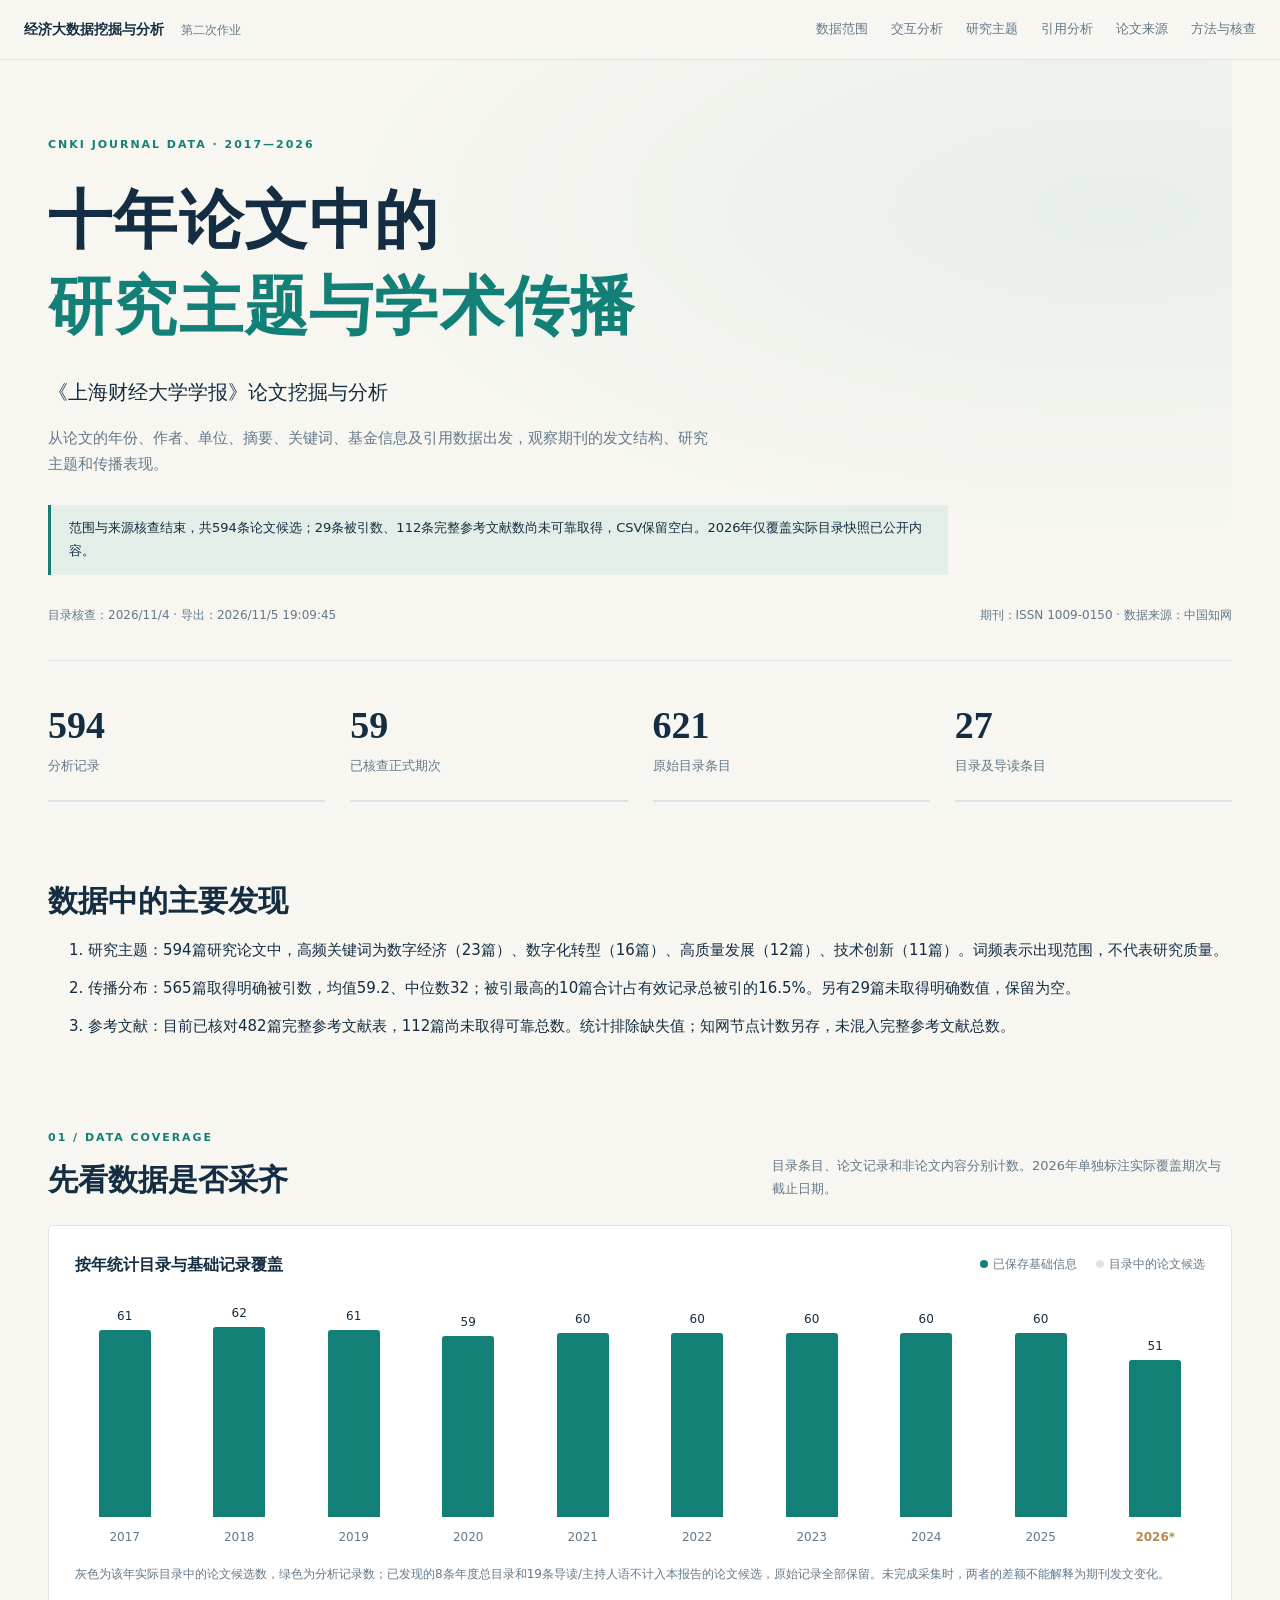
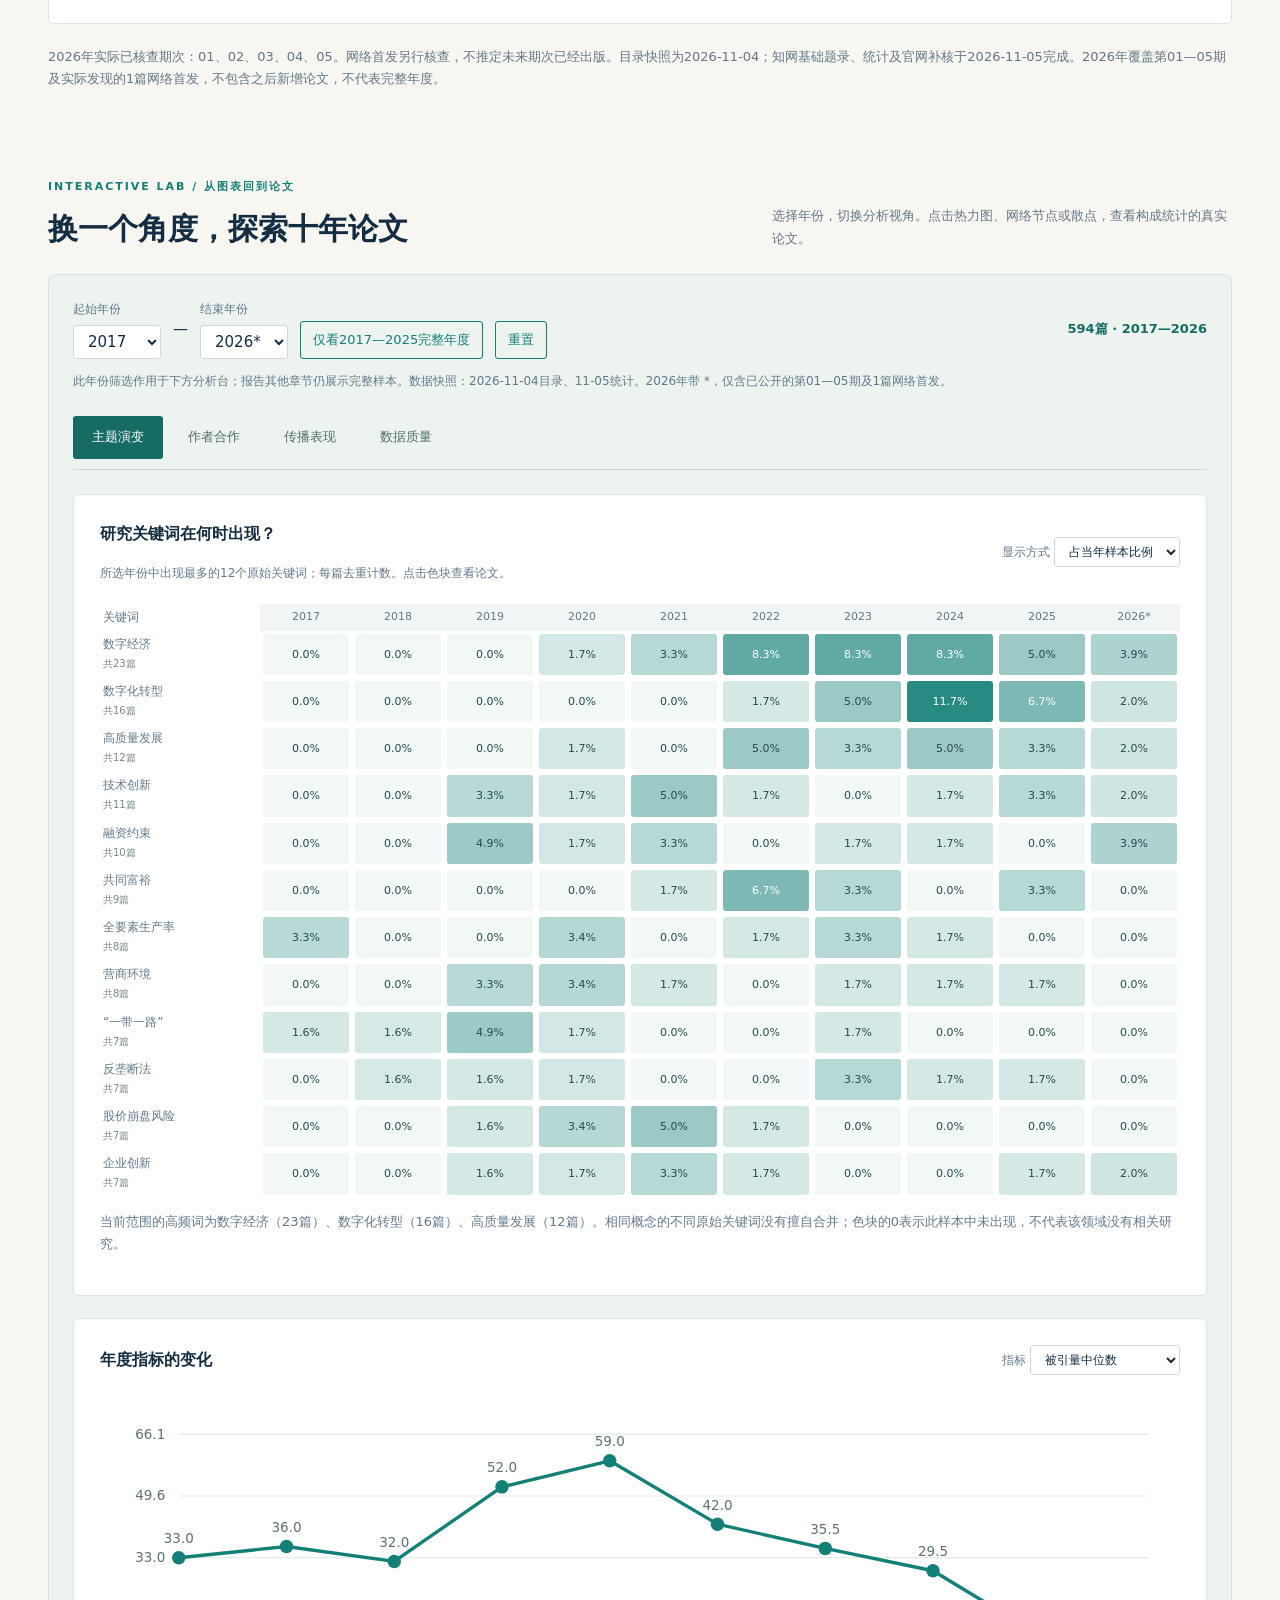
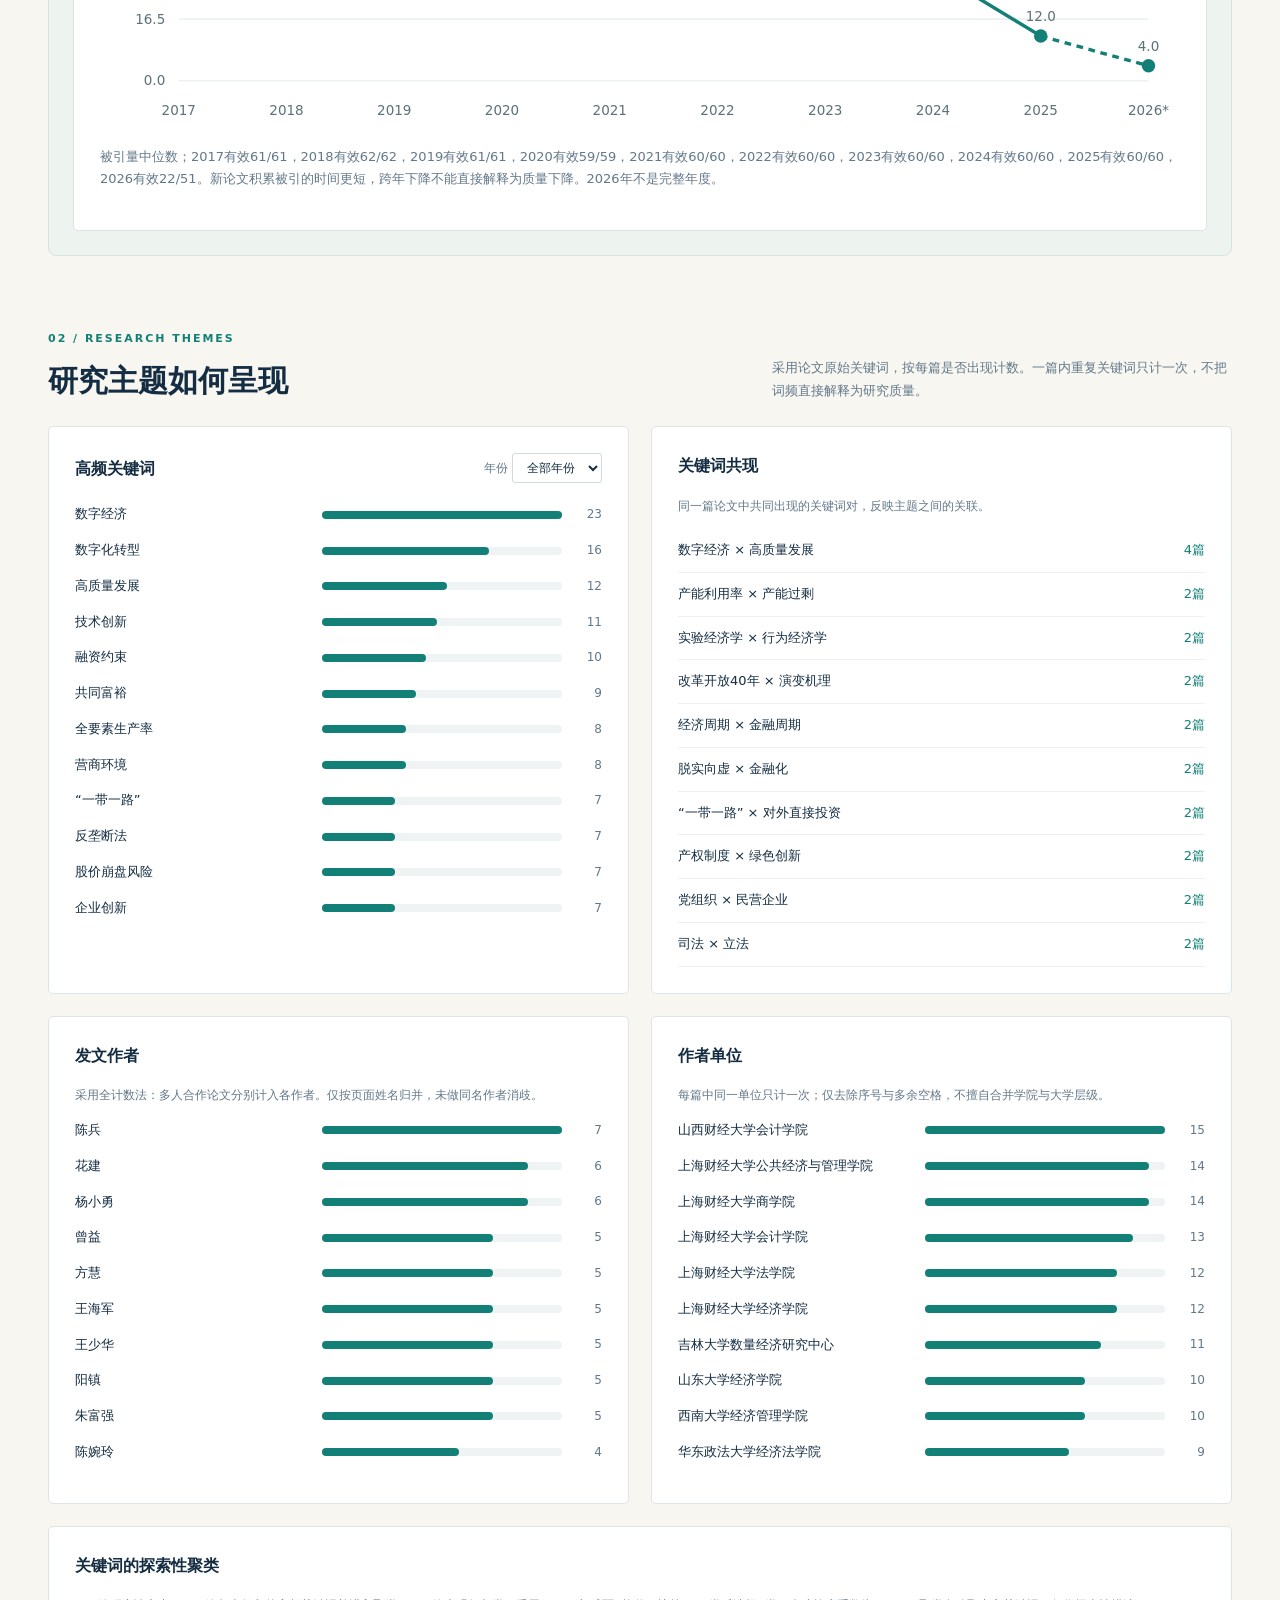
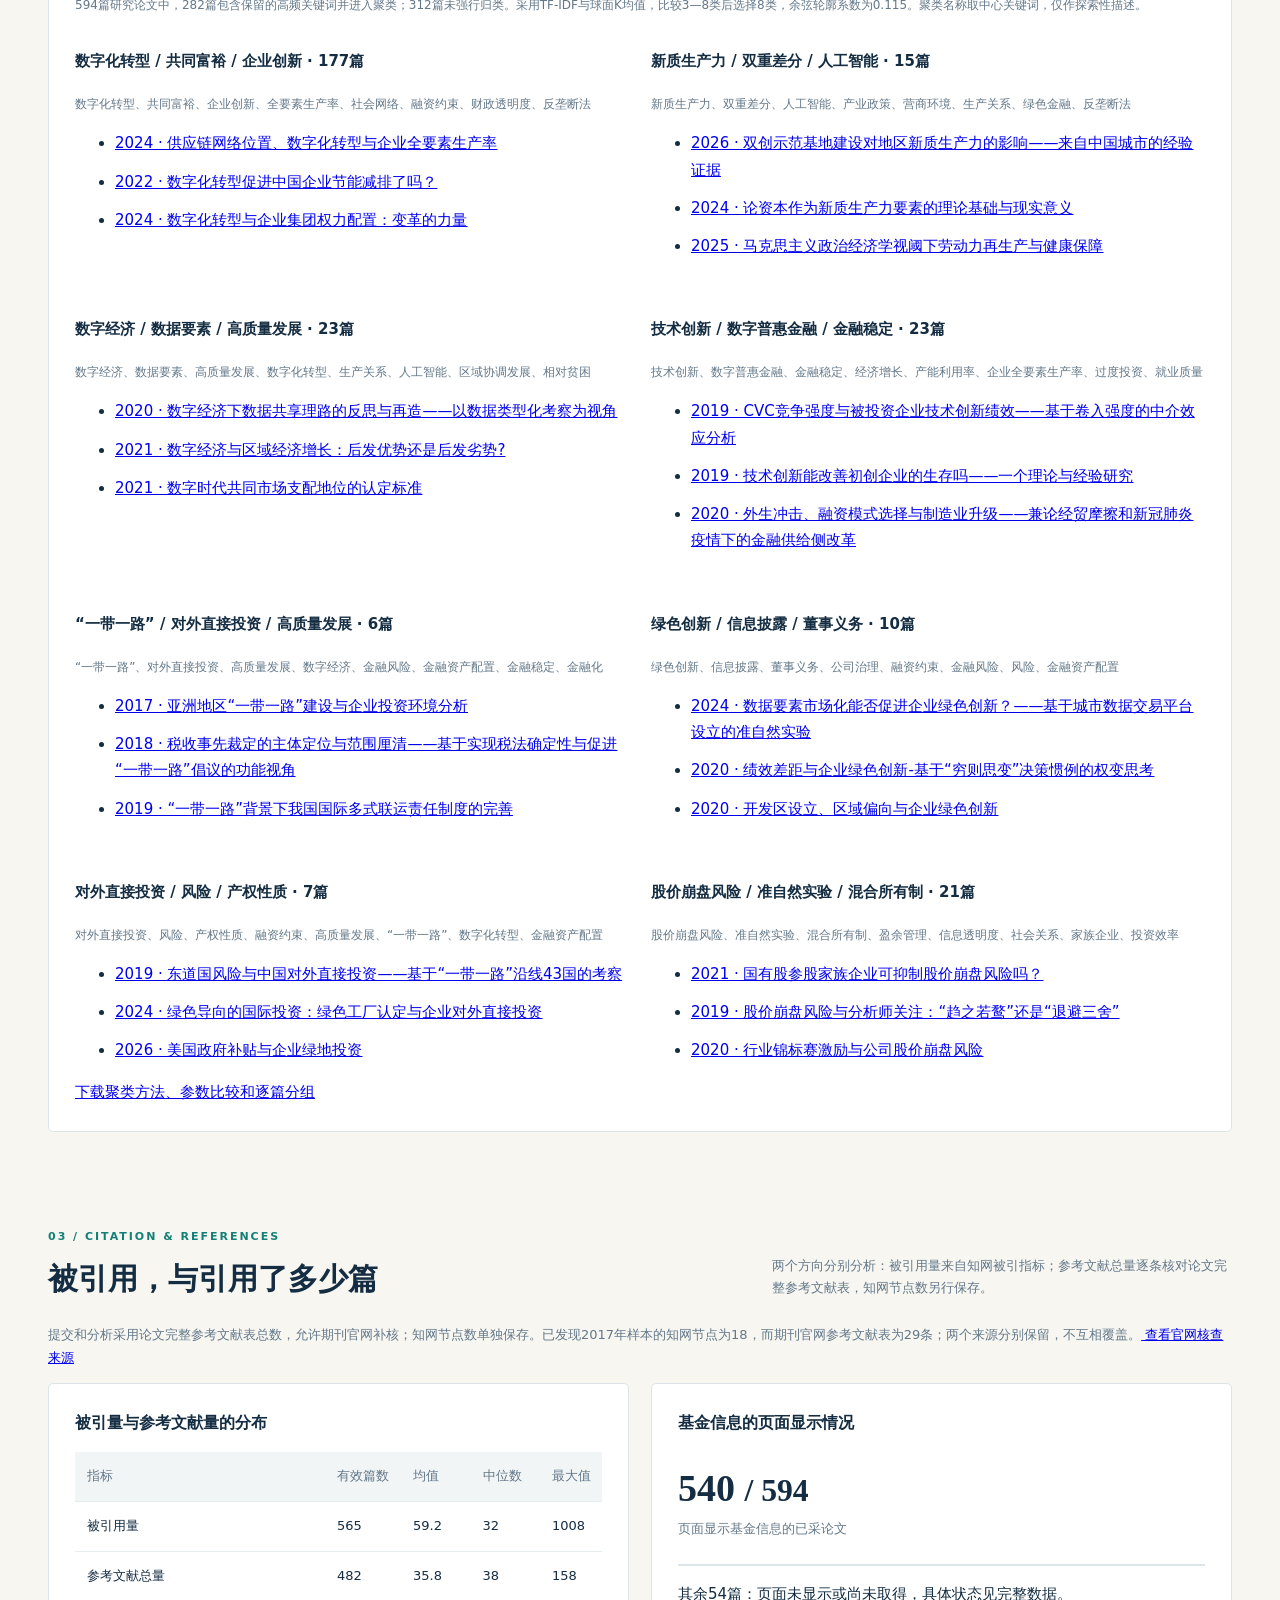
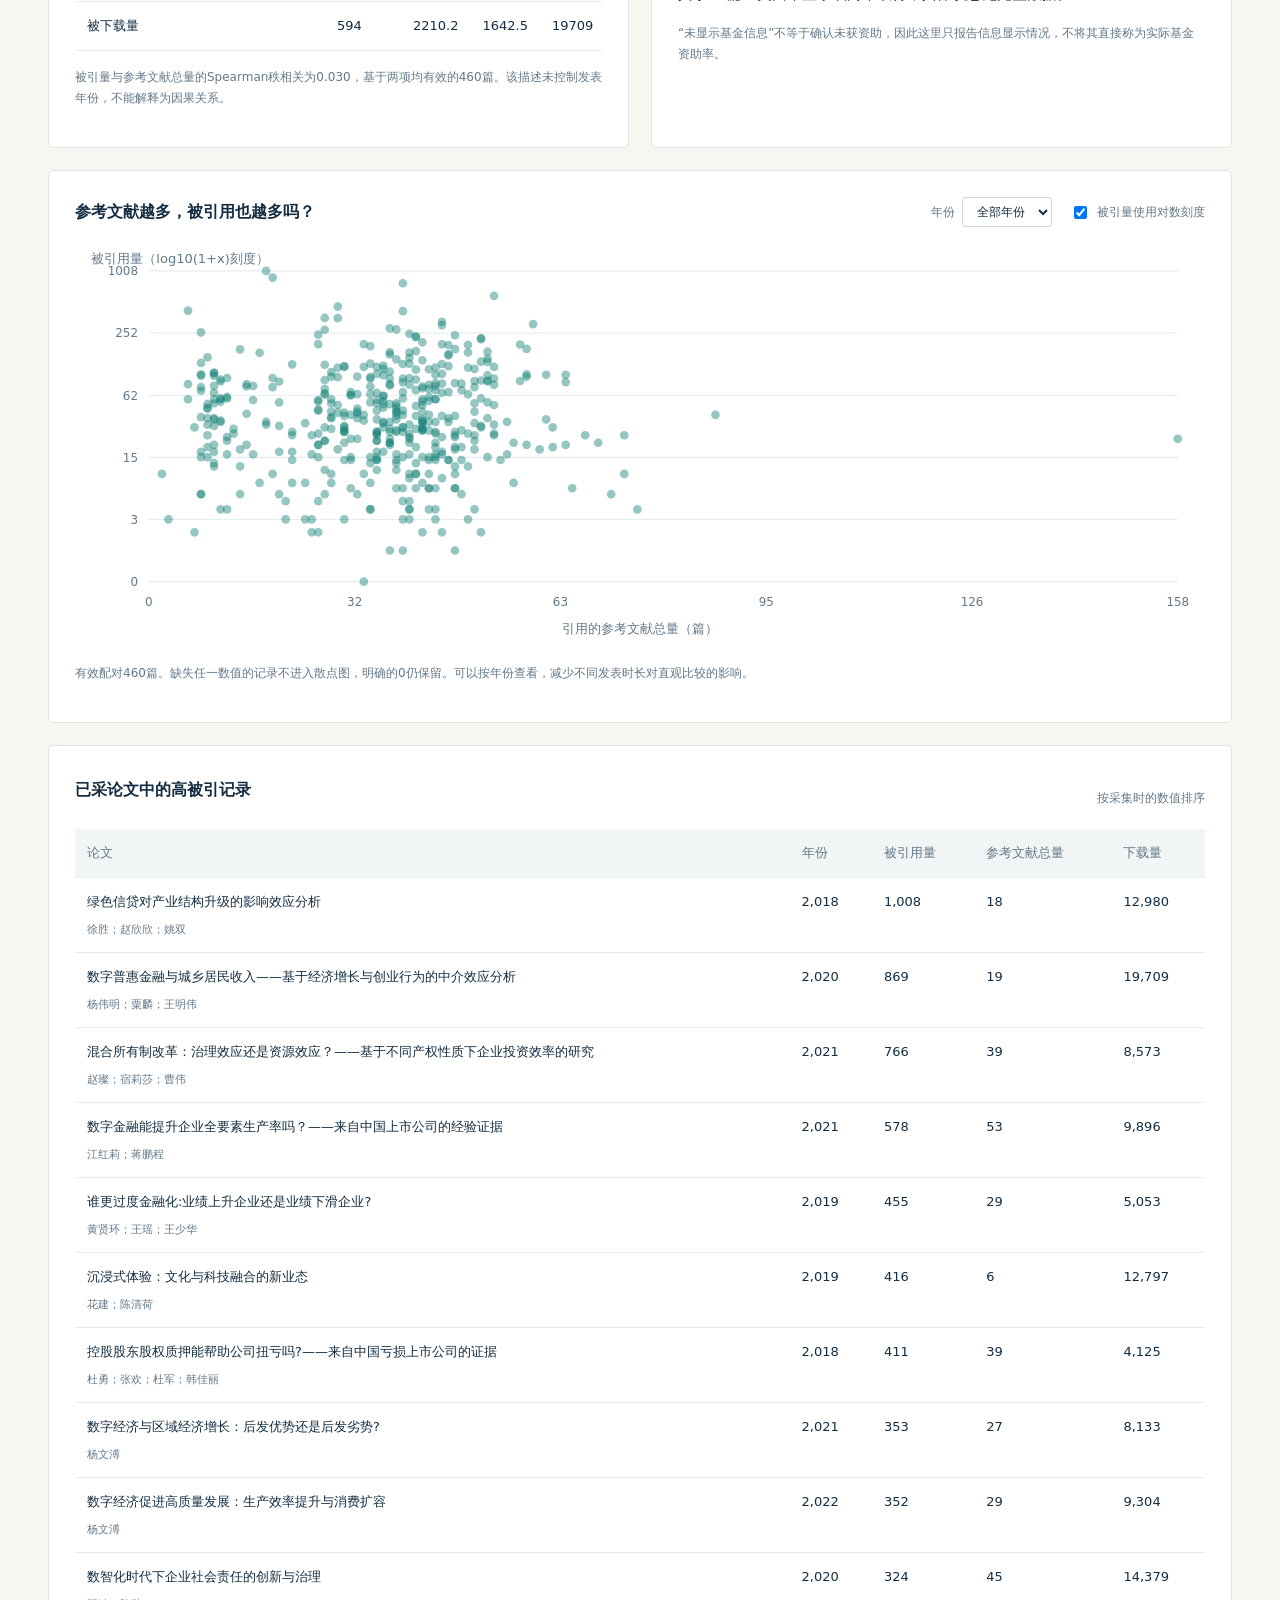
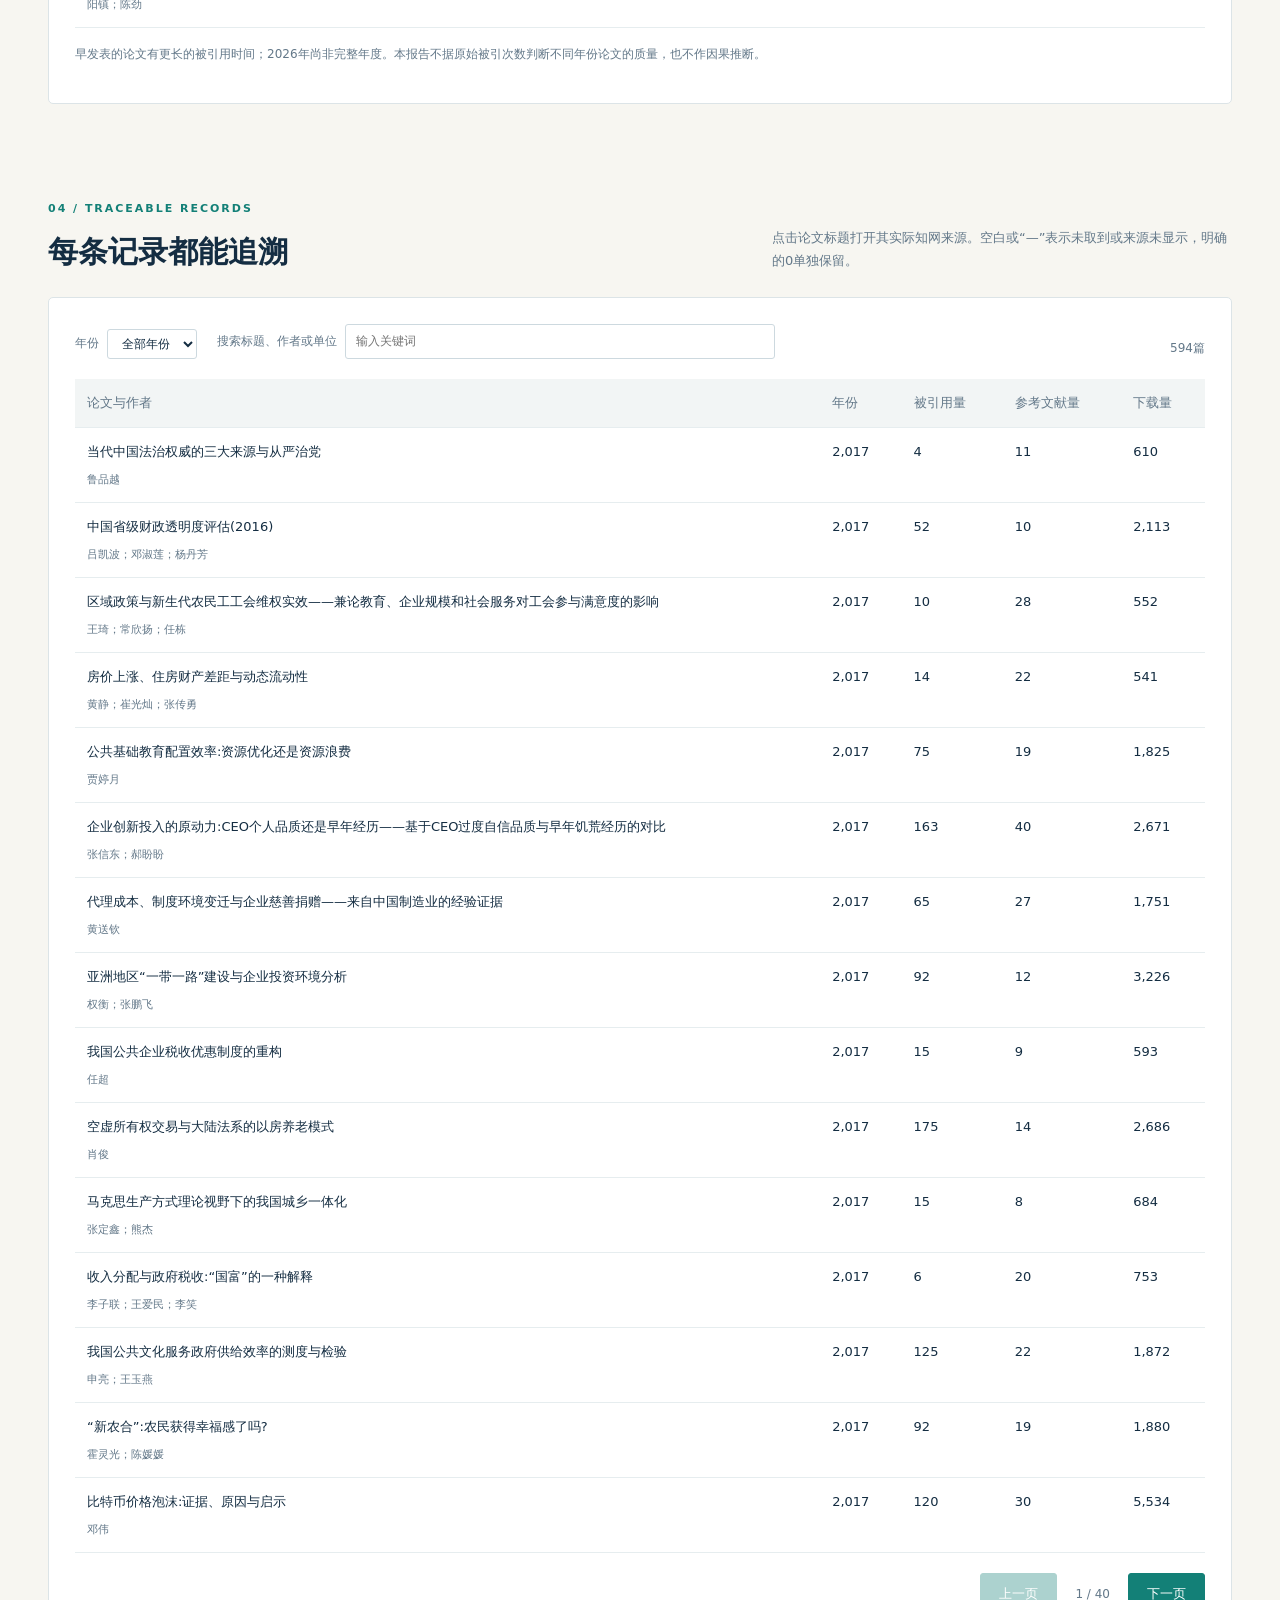
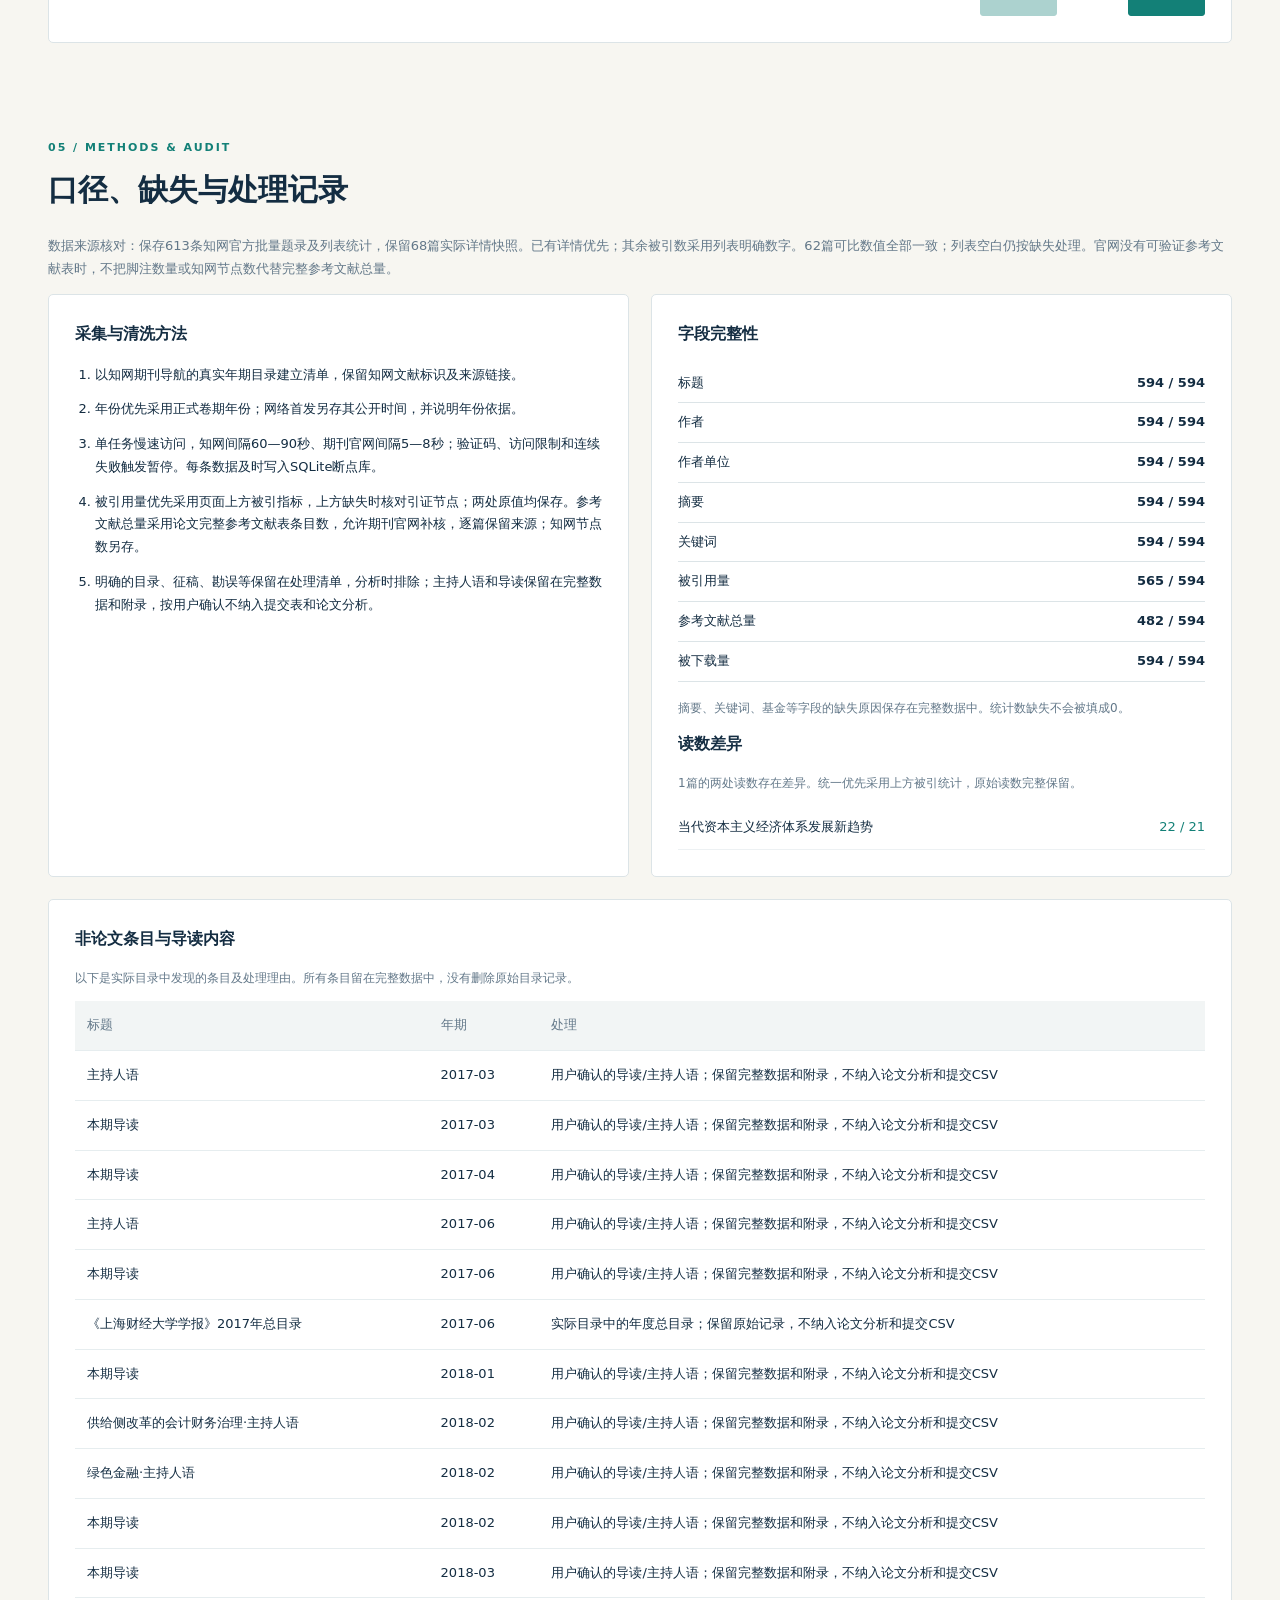
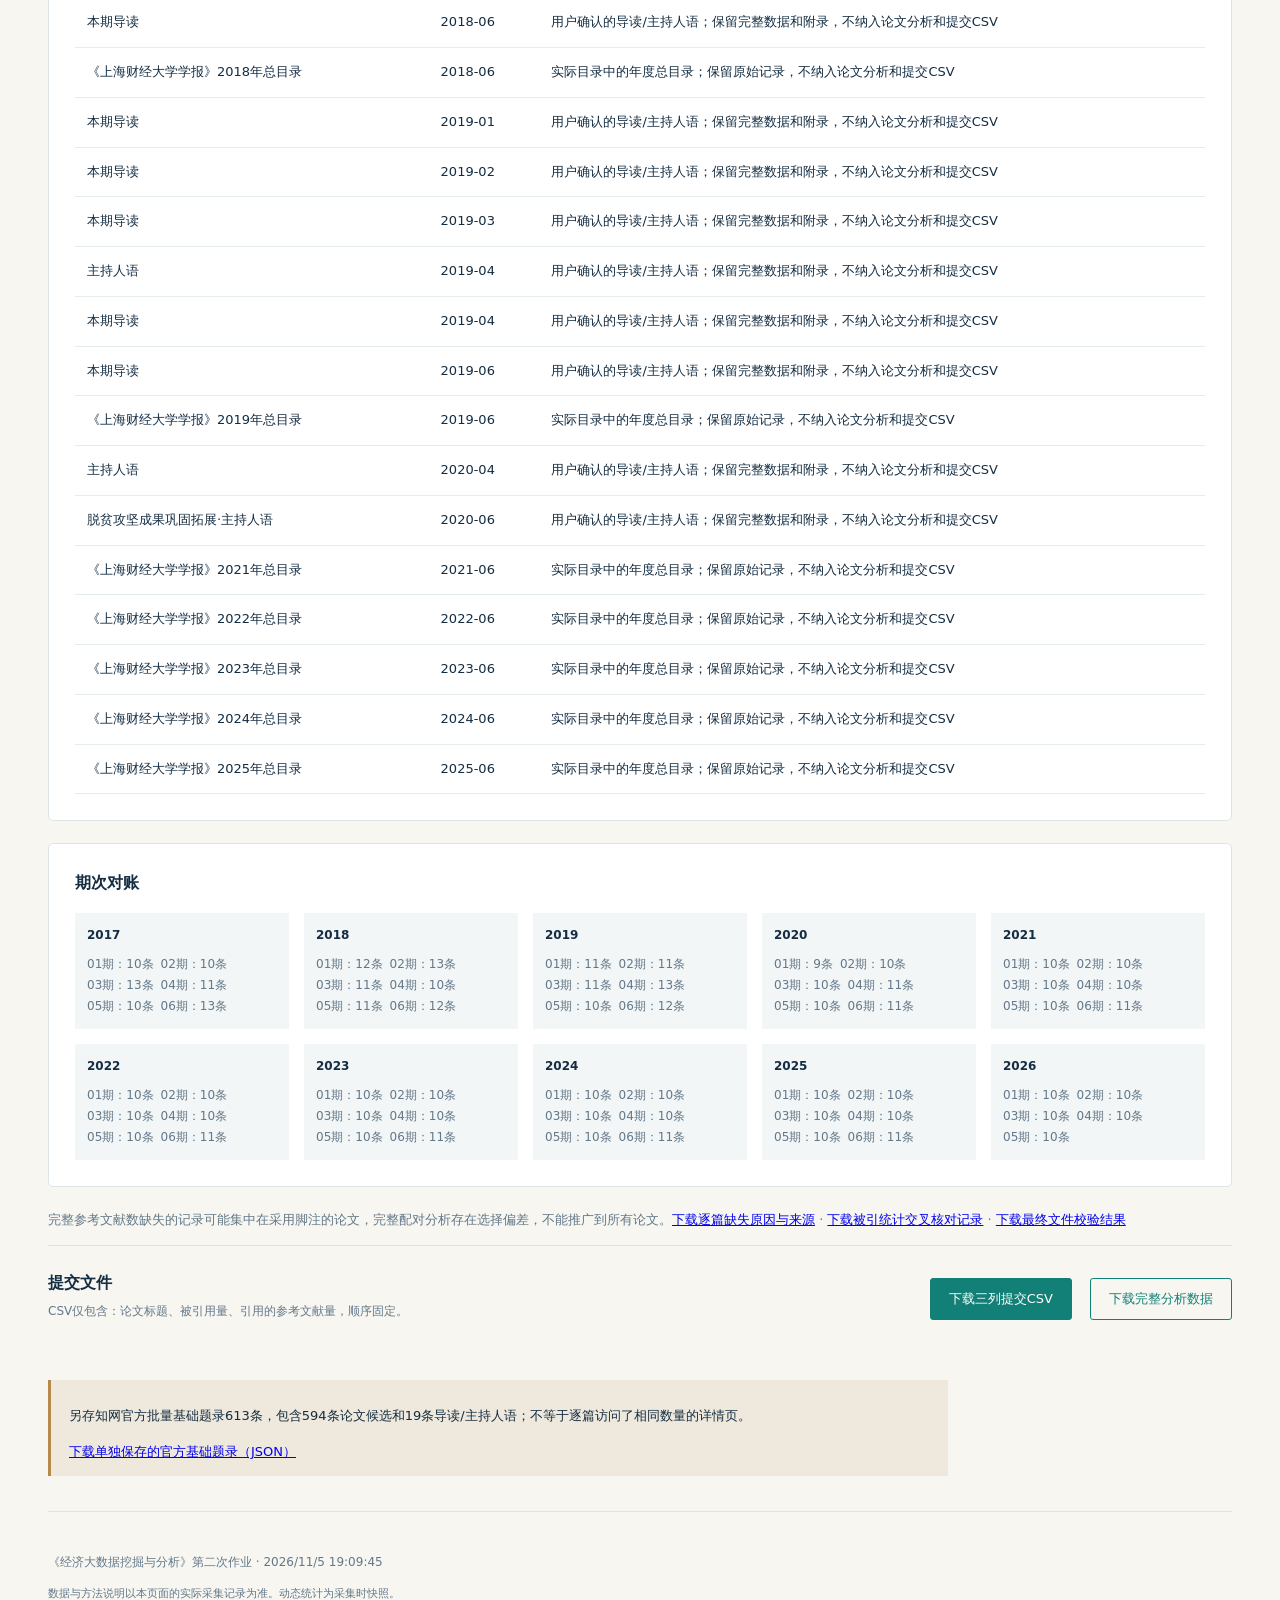
<file: index.html>
<!doctype html><html lang="zh-CN"><head><meta charset="utf-8"><meta name="viewport" content="width=device-width,initial-scale=1"><title>上海财经大学学报论文挖掘与分析 · 2017—2026</title><meta name="description" content="经济大数据挖掘与分析课程作业：知网期刊论文的采集、完整性核查与描述性分析。"><link rel="stylesheet" href="style.css"><link rel="stylesheet" href="explorer.css"></head><body>
<header class="top"><a href="#intro" class="brand">经济大数据挖掘与分析 <span>第二次作业</span></a><nav><a href="#coverage">数据范围</a><a href="#explorer">交互分析</a><a href="#themes">研究主题</a><a href="#impact">引用分析</a><a href="#sources">论文来源</a><a href="#method">方法与核查</a></nav></header>
<main><section id="intro" class="hero"><div class="eyebrow">CNKI JOURNAL DATA · 2017—2026</div><h1>十年论文中的<br><em>研究主题与学术传播</em></h1><p class="subtitle">《上海财经大学学报》论文挖掘与分析</p><p class="lede">从论文的年份、作者、单位、摘要、关键词、基金信息及引用数据出发，观察期刊的发文结构、研究主题和传播表现。</p><div id="run-status" class="notice" role="status">正在读取实际采集结果…</div><div class="hero-bottom"><span id="capture-date"></span><span>期刊：ISSN 1009-0150 · 数据来源：中国知网</span></div></section>
<section class="metrics" id="metrics" aria-label="数据概况"></section>
<section id="coverage"><div class="section-top"><div><span class="eyebrow">01 / DATA COVERAGE</span><h2>先看数据是否采齐</h2></div><p>目录条目、论文记录和非论文内容分别计数。2026年单独标注实际覆盖期次与截止日期。</p></div><div class="panel"><div class="panel-title"><h3>按年统计目录与基础记录覆盖</h3><span class="legend"><i class="dot teal"></i>已保存基础信息 <i class="dot pale"></i>目录中的论文候选</span></div><div id="annual-chart" class="annual" aria-label="年度覆盖柱状图"></div><p class="caption">灰色为该年实际目录中的论文候选数，绿色为分析记录数；已发现的8条年度总目录和19条导读/主持人语不计入本报告的论文候选，原始记录全部保留。未完成采集时，两者的差额不能解释为期刊发文变化。</p></div><p id="coverage-note" class="body-note"></p></section>
<section id="themes"><div class="section-top"><div><span class="eyebrow">02 / RESEARCH THEMES</span><h2>研究主题如何呈现</h2></div><p>采用论文原始关键词，按每篇是否出现计数。一篇内重复关键词只计一次，不把词频直接解释为研究质量。</p></div><div class="two"><div class="panel"><div class="panel-title"><h3>高频关键词</h3><label>年份 <select id="theme-year" aria-label="关键词年份"></select></label></div><div id="keyword-chart" class="bars"></div></div><div class="panel"><h3>关键词共现</h3><p class="caption">同一篇论文中共同出现的关键词对，反映主题之间的关联。</p><div id="cooccur"></div></div></div><div class="two"><div class="panel"><h3>发文作者</h3><p class="caption">采用全计数法：多人合作论文分别计入各作者。仅按页面姓名归并，未做同名作者消歧。</p><div id="author-chart" class="bars"></div></div><div class="panel"><h3>作者单位</h3><p class="caption">每篇中同一单位只计一次；仅去除序号与多余空格，不擅自合并学院与大学层级。</p><div id="institution-chart" class="bars"></div></div></div></section>
<section id="impact"><div class="section-top"><div><span class="eyebrow">03 / CITATION & REFERENCES</span><h2>被引用，与引用了多少篇</h2></div><p>两个方向分别分析：被引用量来自知网被引指标；参考文献总量逐条核对论文完整参考文献表，知网节点数另行保存。</p></div><div class="two"><div class="panel"><h3>被引量与参考文献量的分布</h3><div id="distribution"></div><p id="correlation" class="caption"></p></div><div class="panel"><h3>基金信息的页面显示情况</h3><div id="fund-summary"></div><p class="caption">“未显示基金信息”不等于确认未获资助，因此这里只报告信息显示情况，不将其直接称为实际基金资助率。</p></div></div><div class="panel"><div class="panel-title"><h3>参考文献越多，被引用也越多吗？</h3><div class="scatter-controls"><label>年份 <select id="scatter-year" aria-label="散点图年份"></select></label><label><input type="checkbox" id="log-scale" checked> 被引量使用对数刻度</label></div></div><div id="scatter" role="img" aria-label="参考文献总量与被引量散点图"></div><p id="scatter-note" class="caption"></p></div><div class="panel"><div class="panel-title"><h3>已采论文中的高被引记录</h3><span class="caption">按采集时的数值排序</span></div><div class="table-scroll"><table><thead><tr><th>论文</th><th>年份</th><th>被引用量</th><th>参考文献总量</th><th>下载量</th></tr></thead><tbody id="top-cited"></tbody></table></div><p class="caption">早发表的论文有更长的被引用时间；2026年尚非完整年度。本报告不据原始被引次数判断不同年份论文的质量，也不作因果推断。</p></div></section>
<section id="sources"><div class="section-top"><div><span class="eyebrow">04 / TRACEABLE RECORDS</span><h2>每条记录都能追溯</h2></div><p>点击论文标题打开其实际知网来源。空白或“—”表示未取到或来源未显示，明确的0单独保留。</p></div><div class="panel"><div class="toolbar"><label>年份 <select id="paper-year" aria-label="论文年份"></select></label><label class="search">搜索标题、作者或单位 <input id="search" type="search" placeholder="输入关键词"></label><span id="result-count"></span></div><div class="table-scroll"><table><thead><tr><th>论文与作者</th><th>年份</th><th>被引用量</th><th>参考文献量</th><th>下载量</th></tr></thead><tbody id="paper-table"></tbody></table></div><div class="pagination"><button id="previous">上一页</button><span id="page-number"></span><button id="next">下一页</button></div></div></section>
<section id="method"><div class="section-top"><div><span class="eyebrow">05 / METHODS & AUDIT</span><h2>口径、缺失与处理记录</h2></div></div><div class="two"><div class="panel prose"><h3>采集与清洗方法</h3><ol><li>以知网期刊导航的真实年期目录建立清单，保留知网文献标识及来源链接。</li><li>年份优先采用正式卷期年份；网络首发另存其公开时间，并说明年份依据。</li><li>单任务慢速访问，知网间隔60—90秒、期刊官网间隔5—8秒；验证码、访问限制和连续失败触发暂停。每条数据及时写入SQLite断点库。</li><li>被引用量优先采用页面上方被引指标，上方缺失时核对引证节点；两处原值均保存。参考文献总量采用论文完整参考文献表条目数，允许期刊官网补核，逐篇保留来源；知网节点数另存。</li><li>明确的目录、征稿、勘误等保留在处理清单，分析时排除；主持人语和导读保留在完整数据和附录，按用户确认不纳入提交表和论文分析。</li></ol></div><div class="panel"><h3>字段完整性</h3><div id="field-completeness"></div><p class="caption">摘要、关键词、基金等字段的缺失原因保存在完整数据中。统计数缺失不会被填成0。</p><h3>读数差异</h3><div id="conflict-note"></div></div></div><div class="panel"><h3>非论文条目与导读内容</h3><p class="caption">以下是实际目录中发现的条目及处理理由。所有条目留在完整数据中，没有删除原始目录记录。</p><div id="nonpaper-list"></div></div><div class="panel"><h3>期次对账</h3><div id="issue-audit"></div></div><div class="downloads"><div><h3>提交文件</h3><p>CSV仅包含：论文标题、被引用量、引用的参考文献量，顺序固定。</p></div><a id="csv-download" class="button" download>下载三列CSV</a><a id="analysis-download" class="button secondary" download>下载完整分析数据</a></div></section>
<footer>《经济大数据挖掘与分析》第二次作业 · <span id="footer-date"></span><p>数据与方法说明以本页面的实际采集记录为准。动态统计为采集时快照。</p></footer></main><script src="app.js"></script><script src="explorer.js"></script></body></html>
</file>
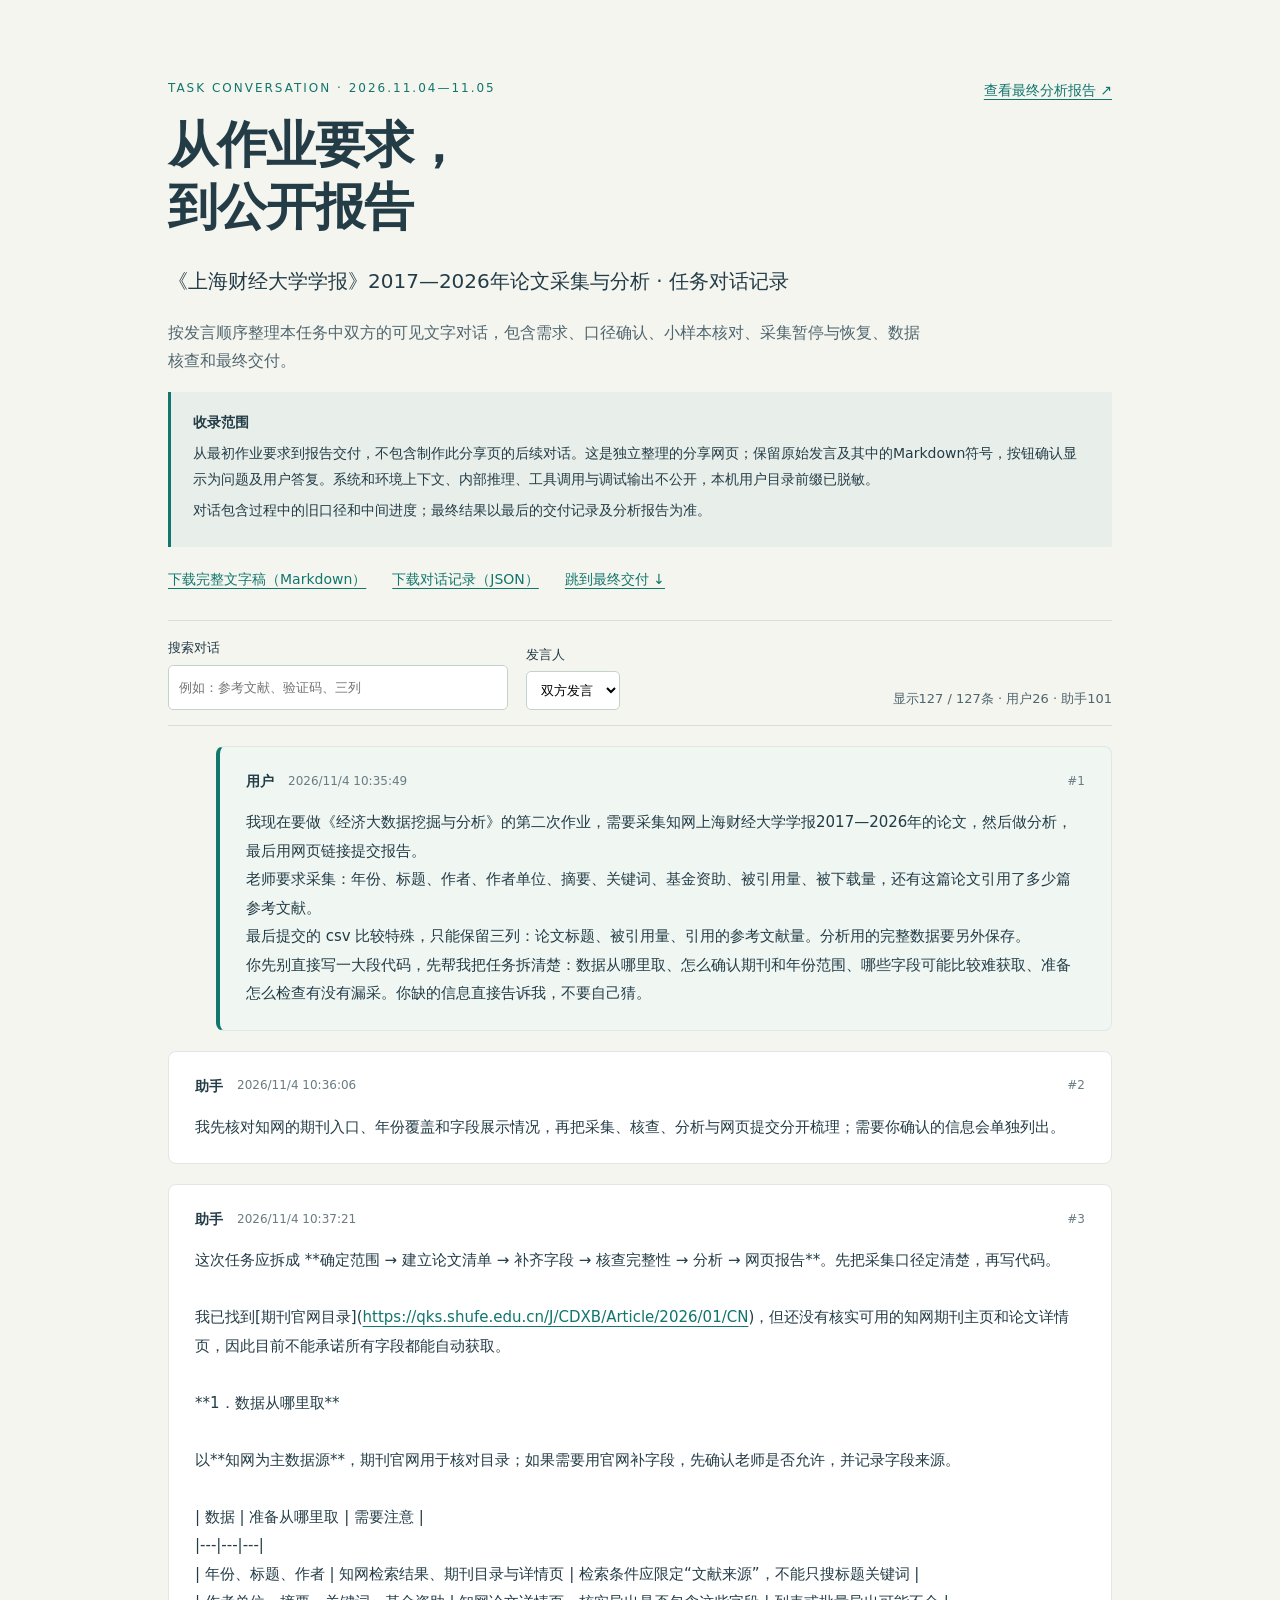
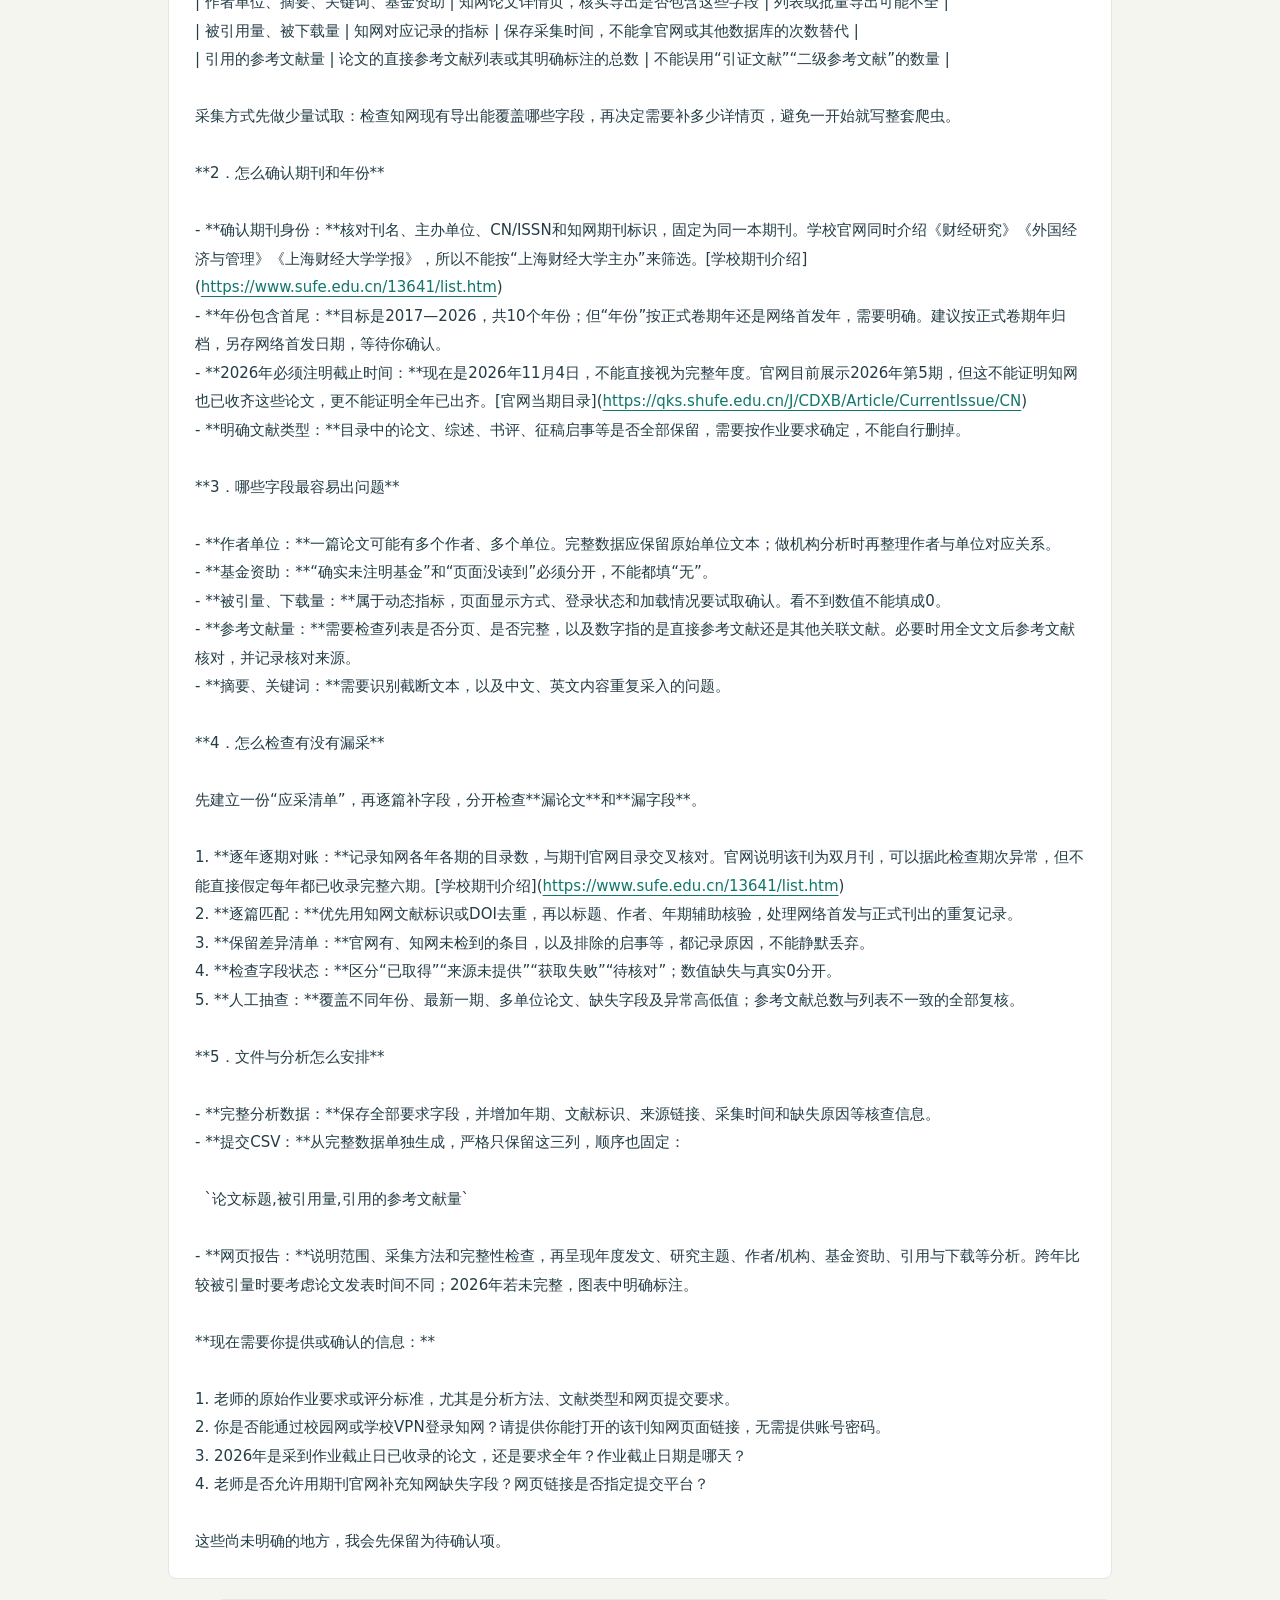
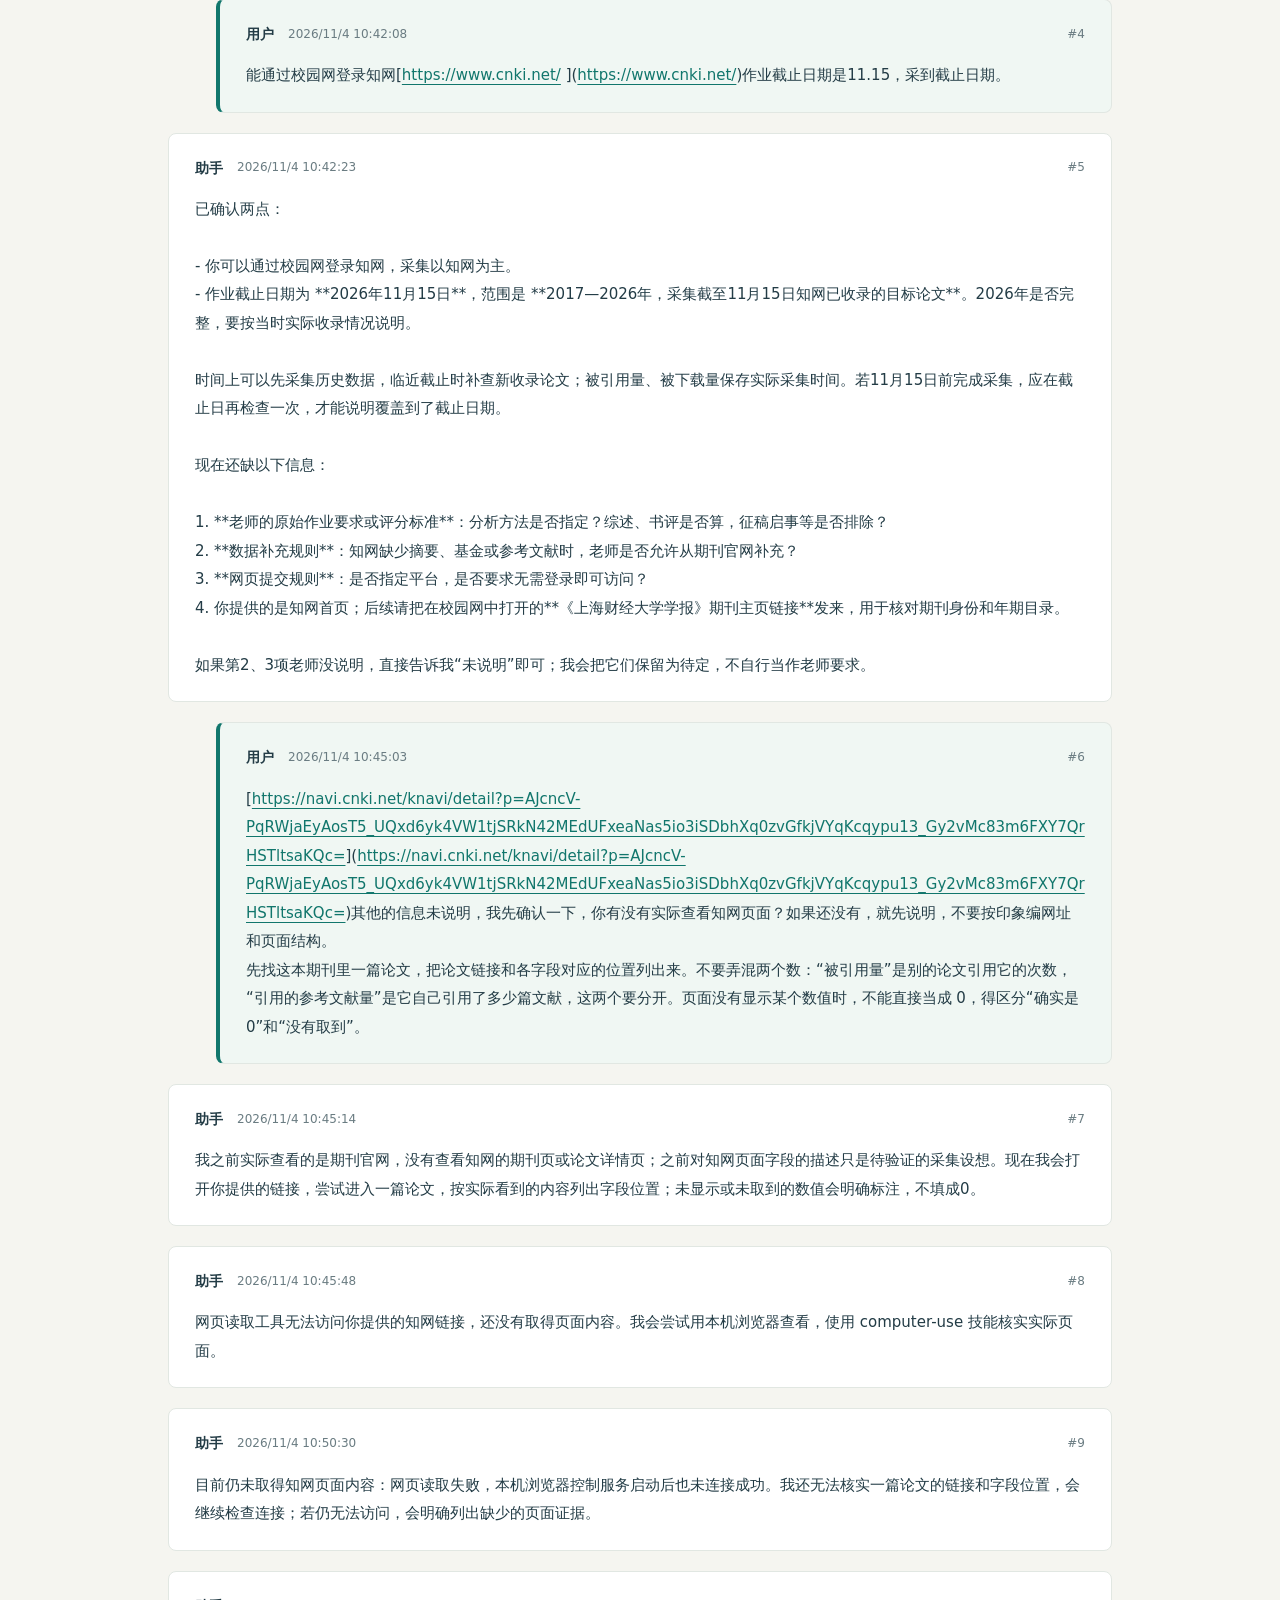
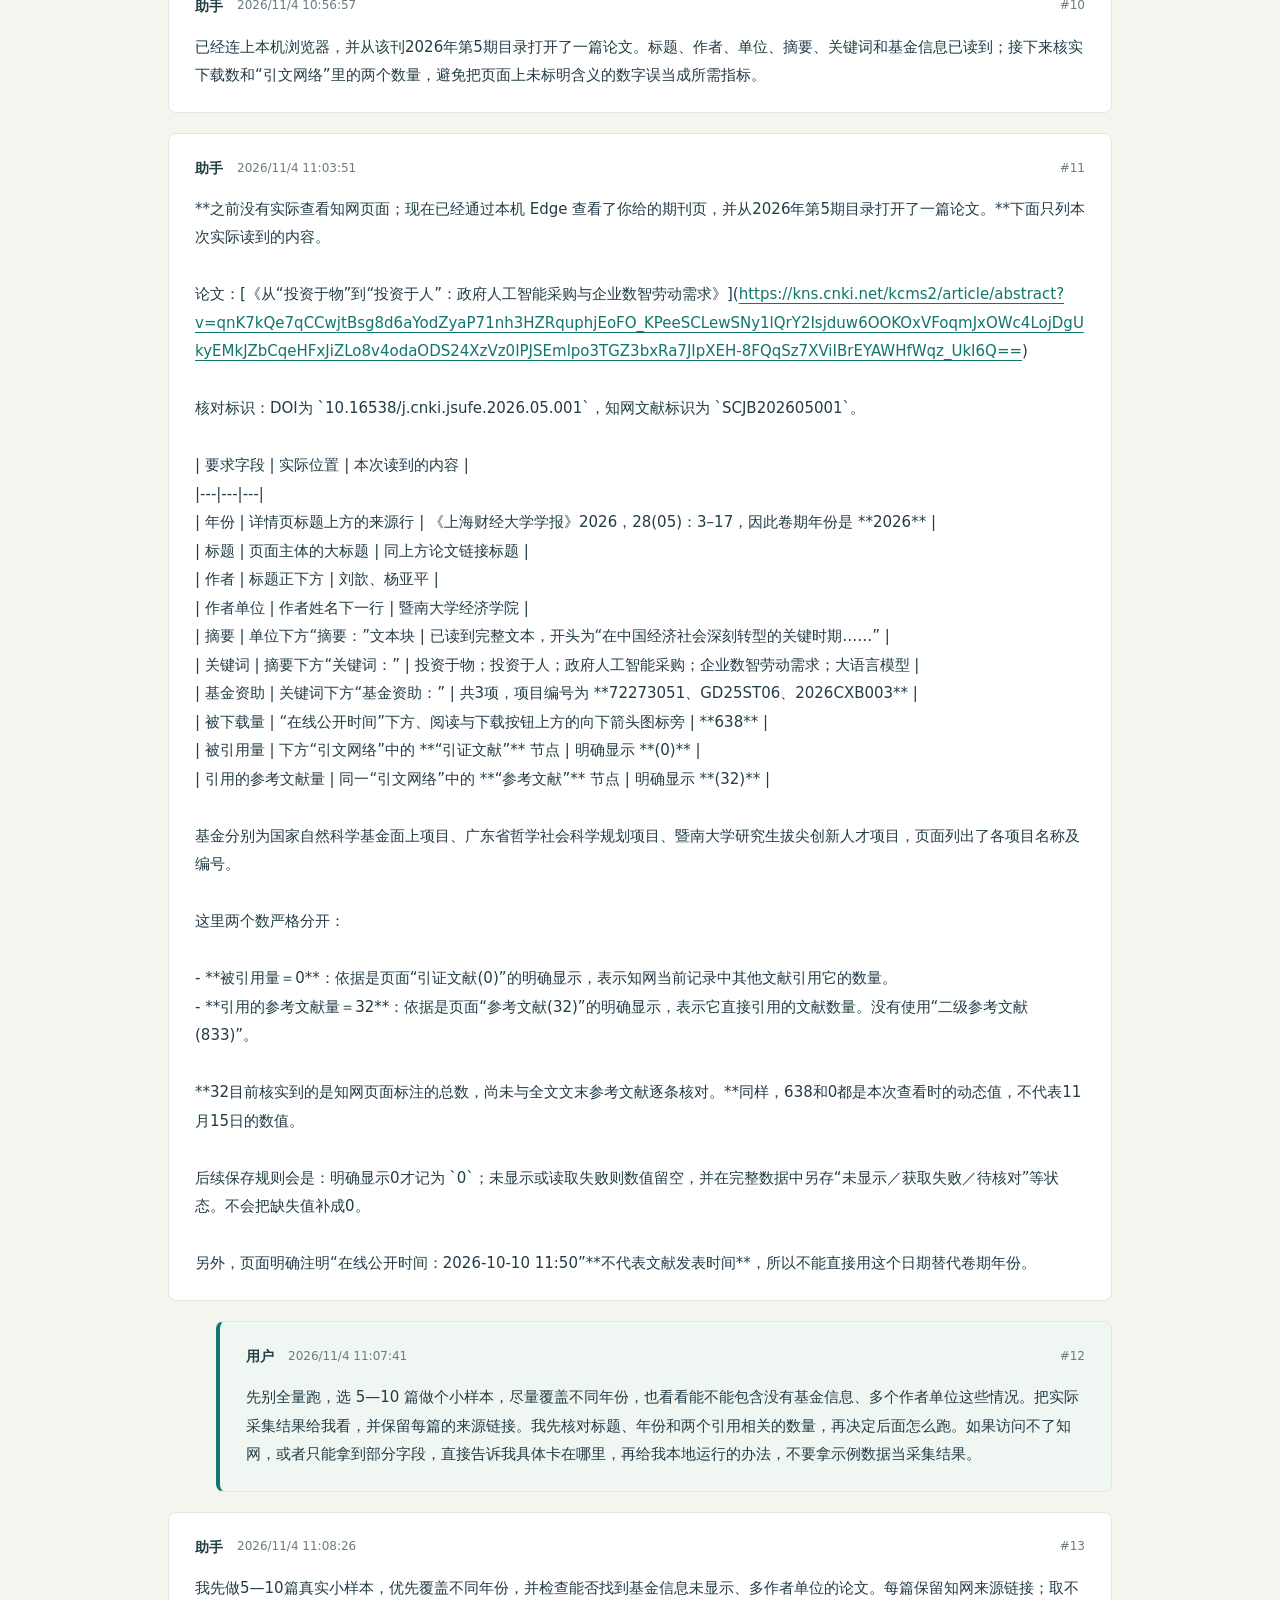
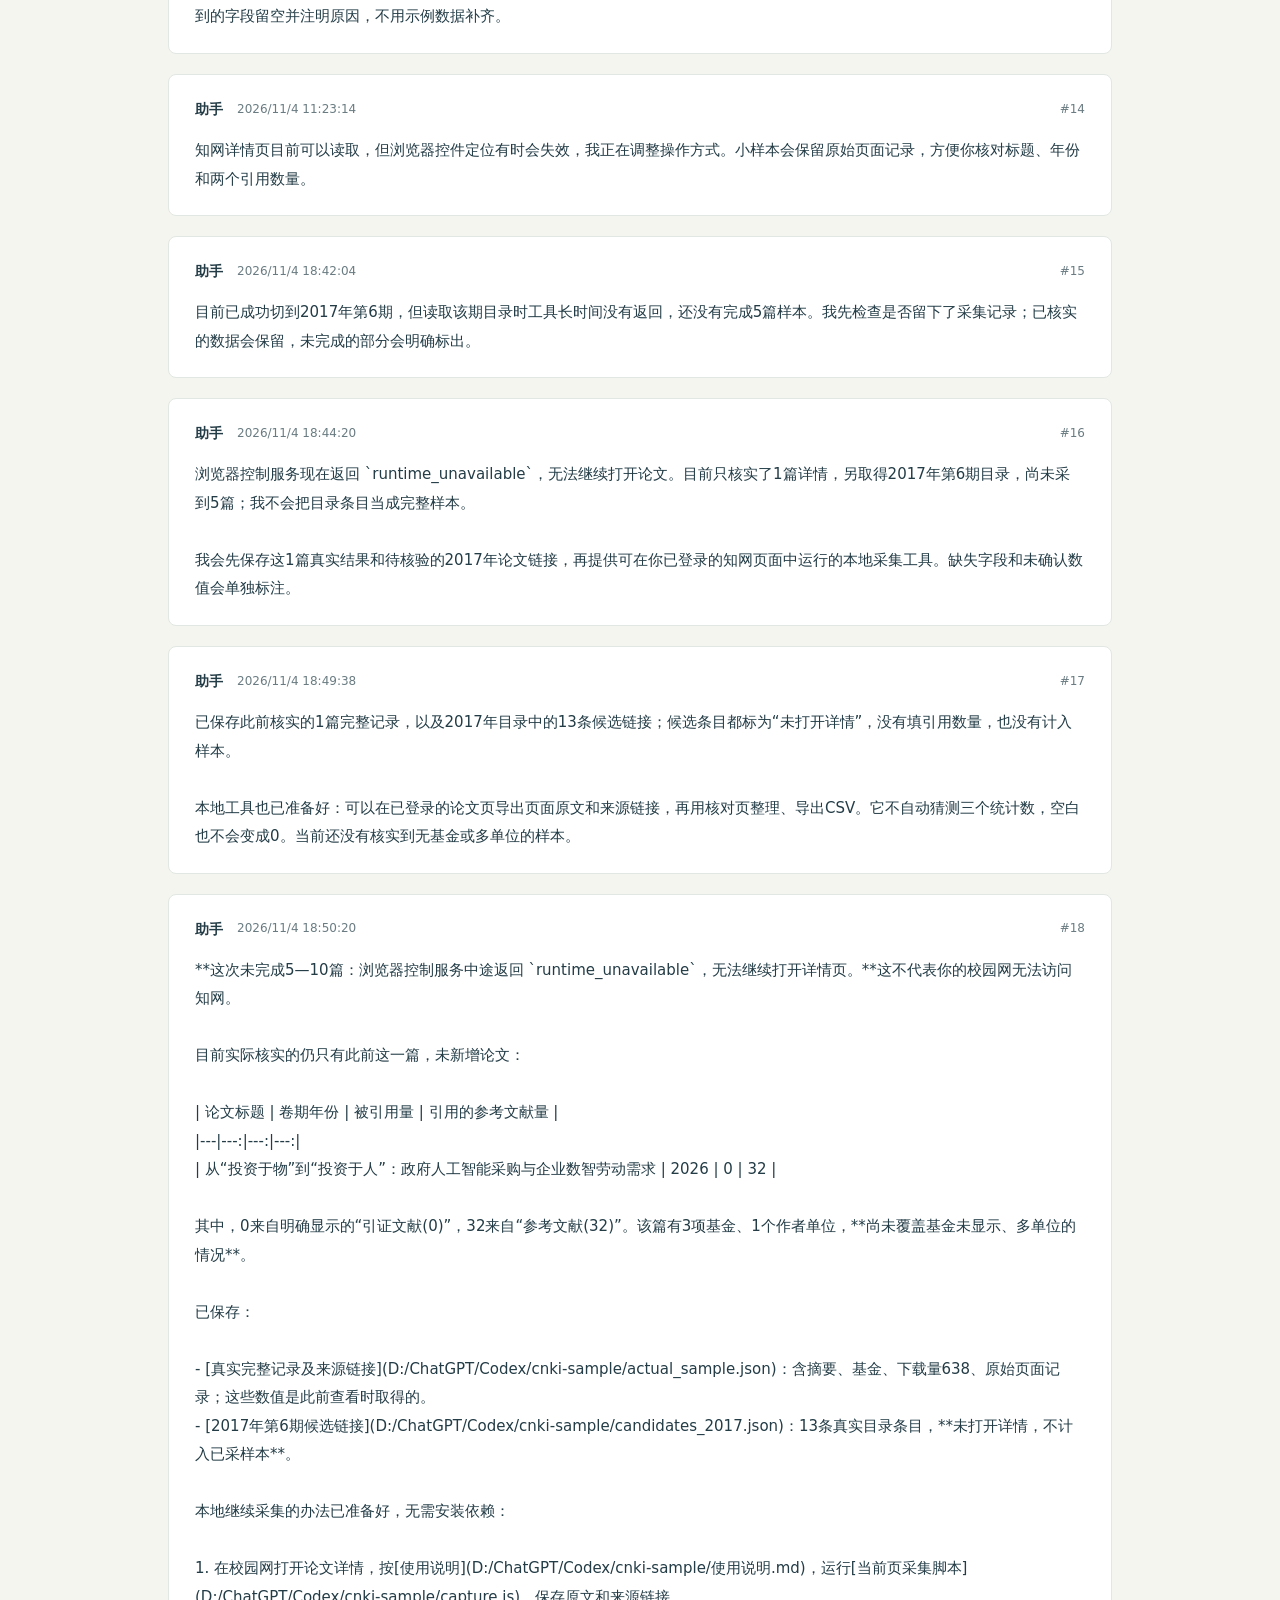
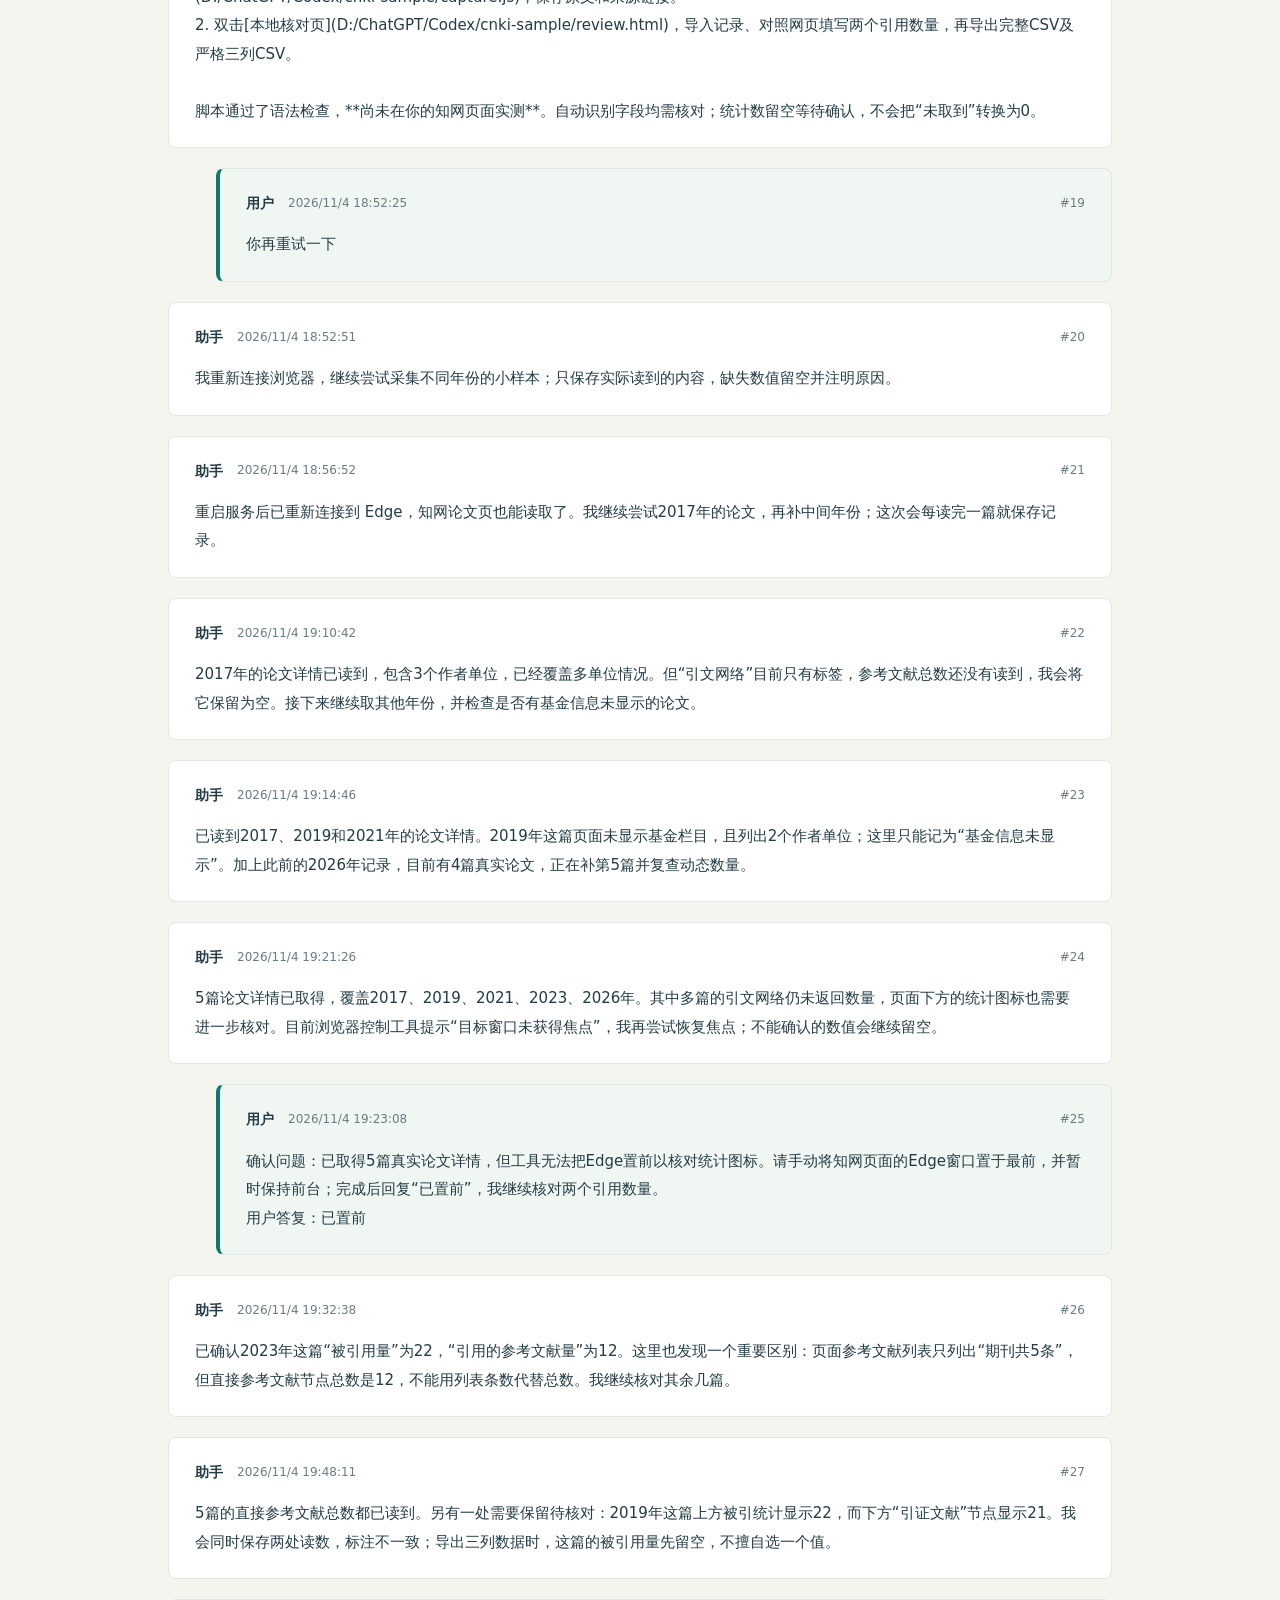
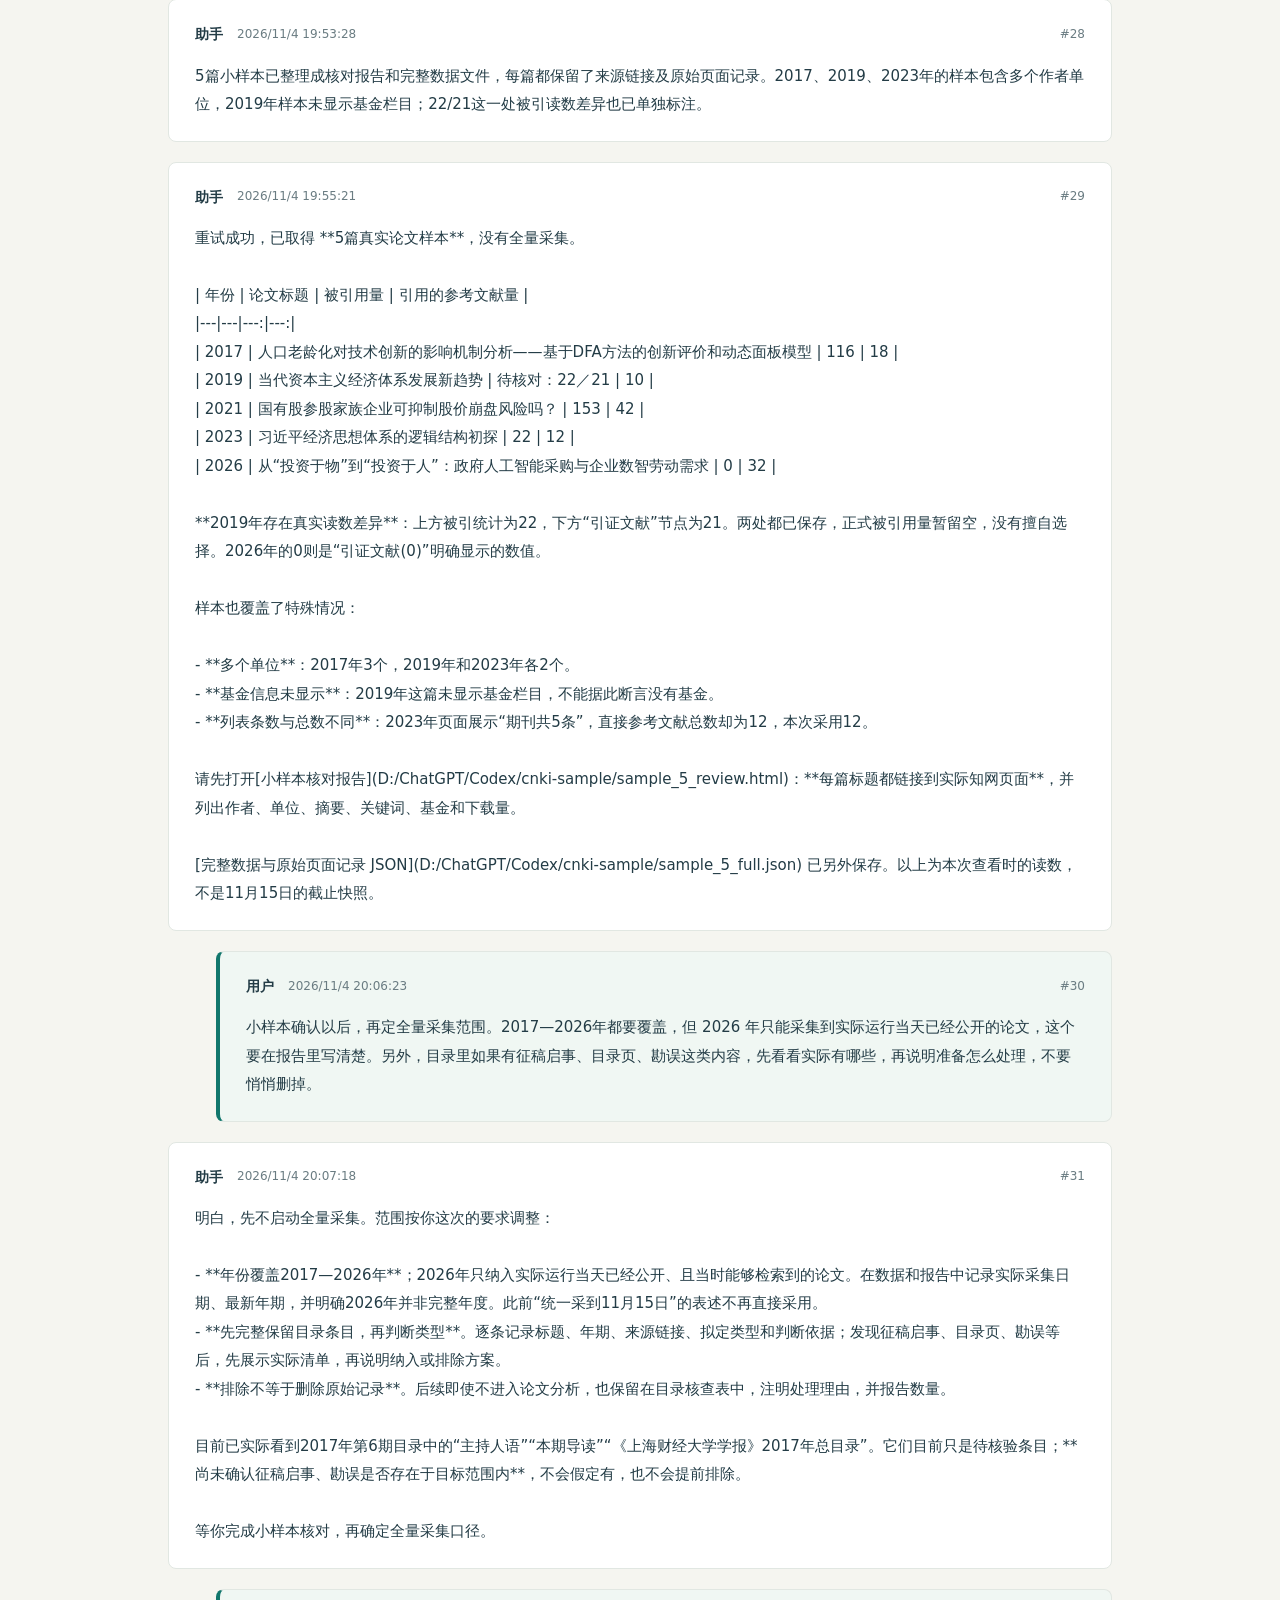
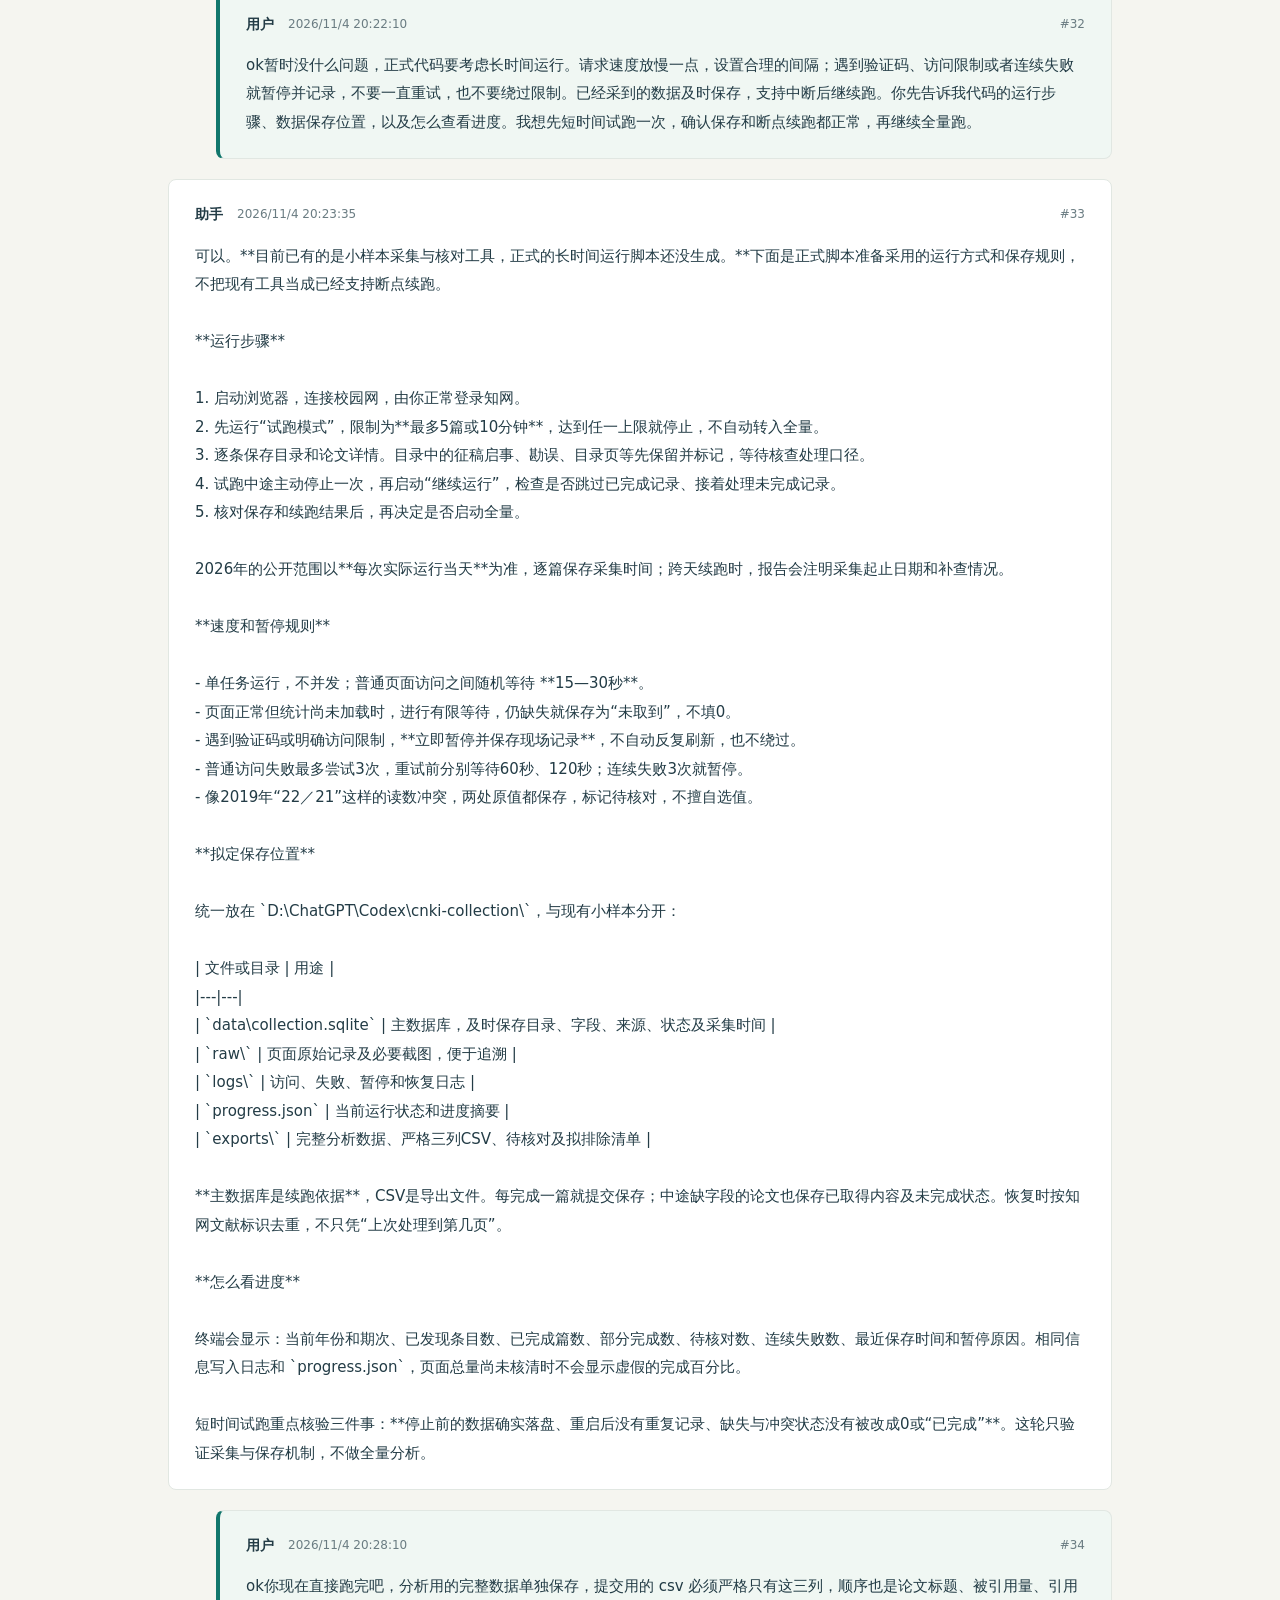
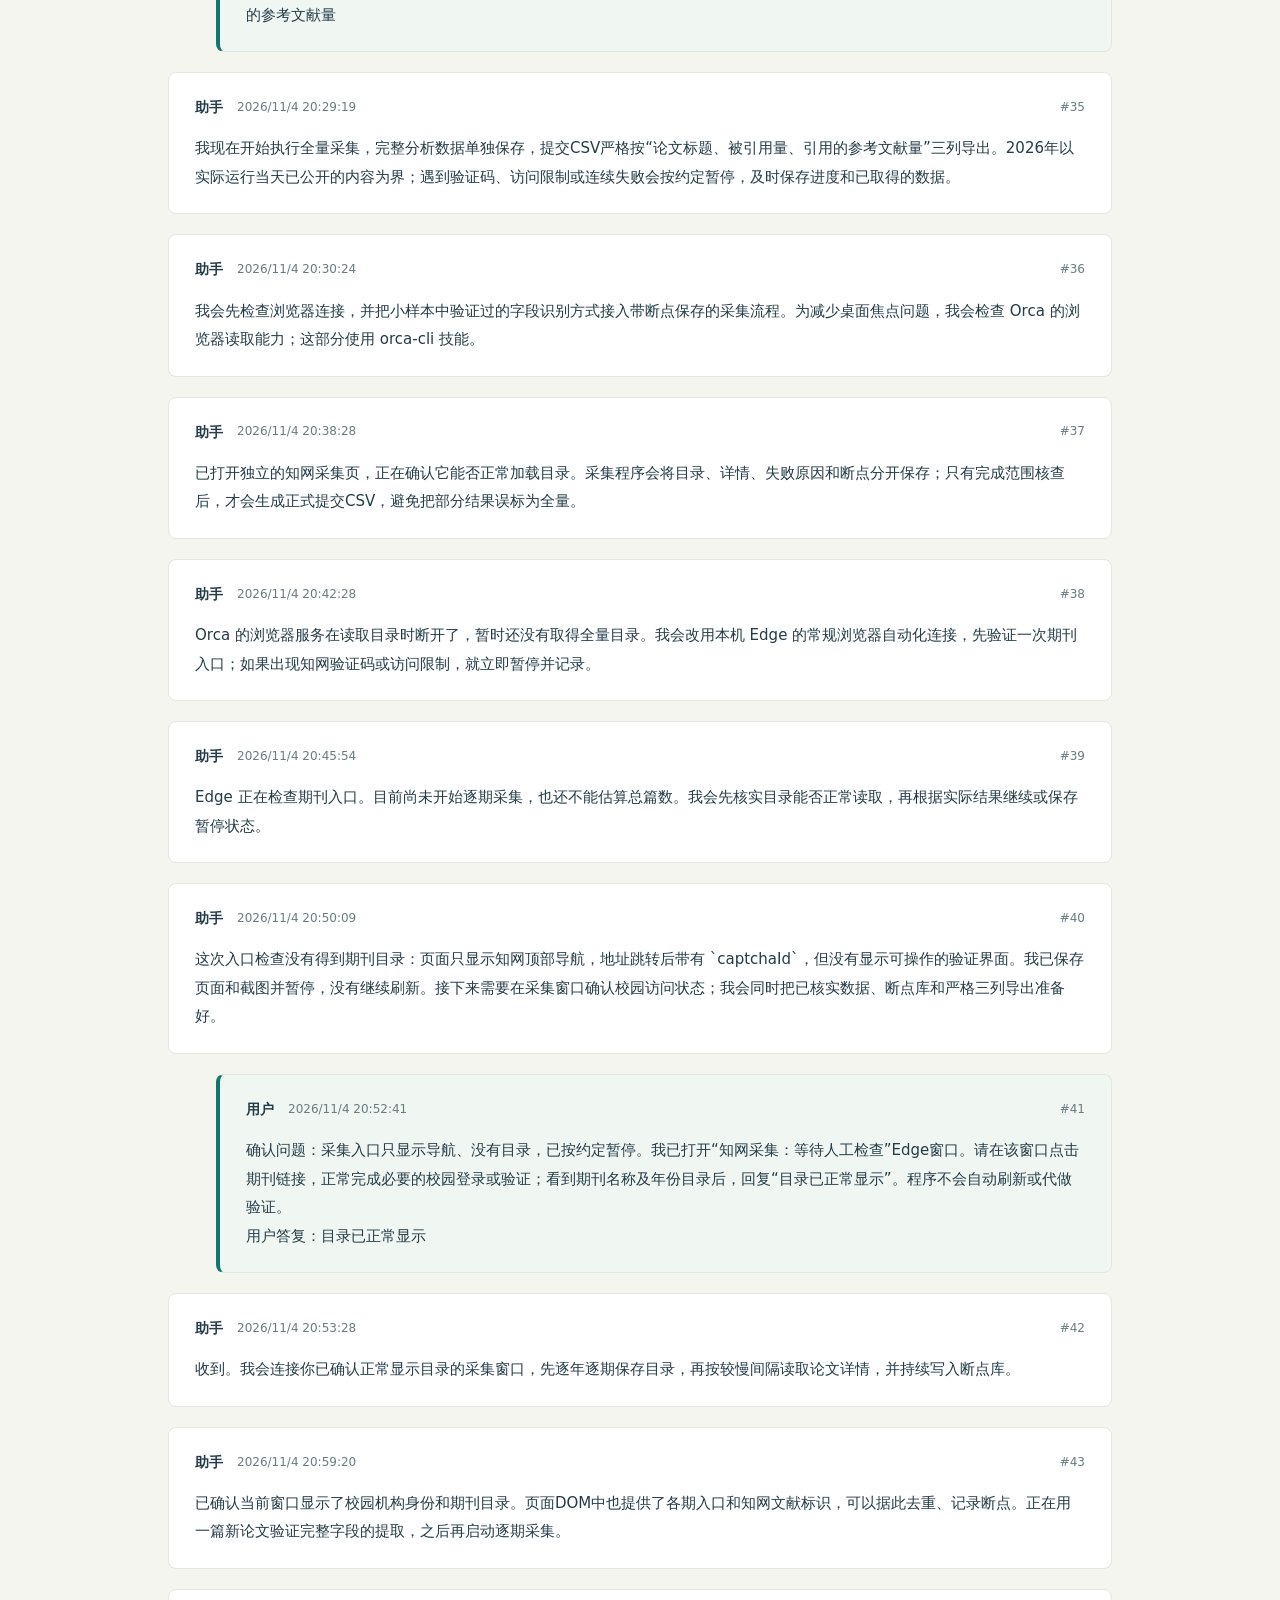
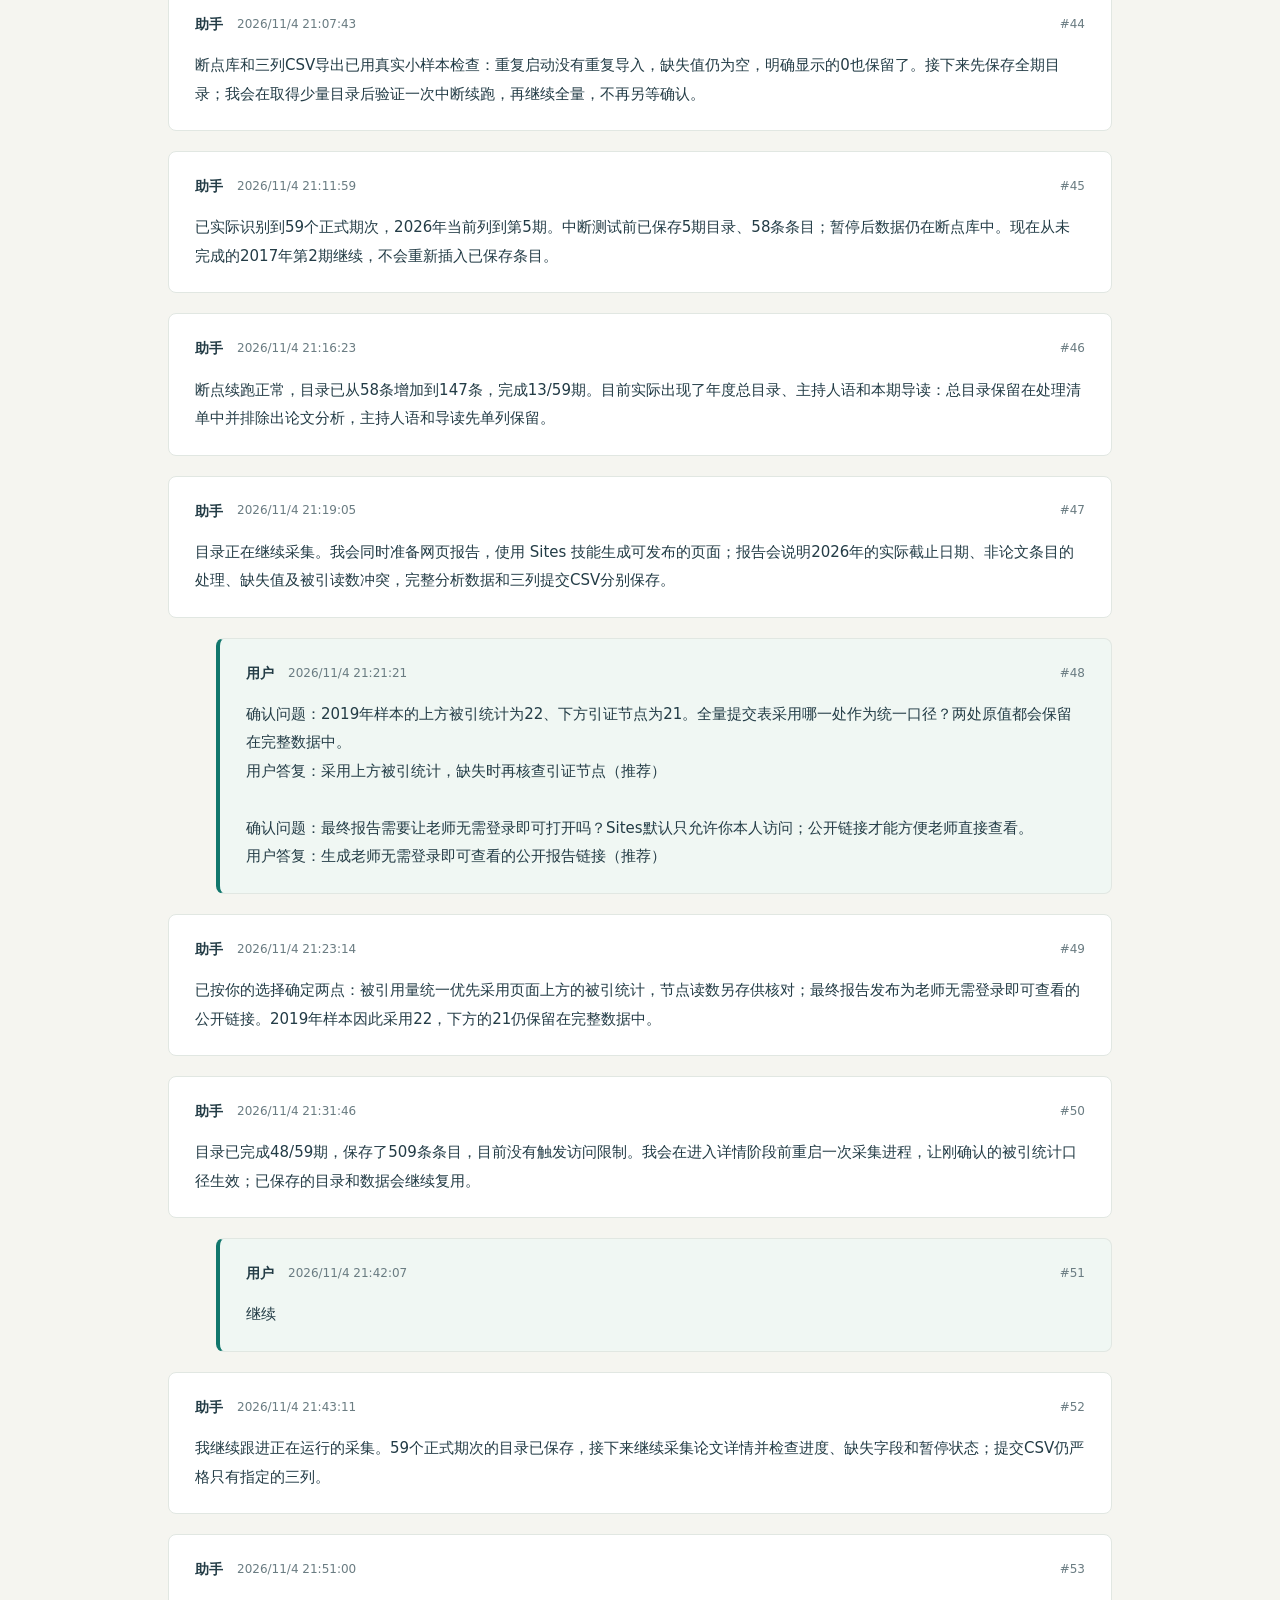
<file: conversation.html>
<!doctype html>
<html lang="zh-CN"><head><meta charset="utf-8"><meta name="viewport" content="width=device-width,initial-scale=1"><meta name="robots" content="noindex"><title>任务对话分享 · 上海财经大学学报论文采集与分析</title><link rel="stylesheet" href="conversation.css"></head>
<body><main><header><a class="back" href="./">查看最终分析报告 ↗</a><p class="eyebrow">TASK CONVERSATION · 2026.11.04—11.05</p><h1>从作业要求，<br>到公开报告</h1><p class="subtitle">《上海财经大学学报》2017—2026年论文采集与分析 · 任务对话记录</p><p class="intro">按发言顺序整理本任务中双方的可见文字对话，包含需求、口径确认、小样本核对、采集暂停与恢复、数据核查和最终交付。</p><div class="note"><strong>收录范围</strong><p>从最初作业要求到报告交付，不包含制作此分享页的后续对话。这是独立整理的分享网页；保留原始发言及其中的Markdown符号，按钮确认显示为问题及用户答复。系统和环境上下文、内部推理、工具调用与调试输出不公开，本机用户目录前缀已脱敏。</p><p>对话包含过程中的旧口径和中间进度；最终结果以最后的交付记录及分析报告为准。</p></div><div class="actions"><a href="conversation.md" download>下载完整文字稿（Markdown）</a><a href="conversation-data.json" download>下载对话记录（JSON）</a><a href="#end">跳到最终交付 ↓</a></div></header>
<div class="toolbar"><label>搜索对话<input id="search" type="search" placeholder="例如：参考文献、验证码、三列" aria-label="搜索对话"></label><label>发言人<select id="role"><option value="all">双方发言</option><option value="user">仅用户</option><option value="assistant">仅助手</option></select></label><span id="count" role="status">正在载入…</span></div><section id="messages" aria-label="任务对话"></section><p id="empty" hidden>没有符合条件的发言。</p><footer id="end"><a href="#">回到顶部 ↑</a><p id="exported"></p><p>公开分享页 · 无需登录即可阅读</p></footer></main><script src="conversation.js"></script></body></html>
</file>
<file: style.css>
:root{--ink:#142d42;--muted:#637889;--teal:#138077;--pale:#dbe7ec;--line:#dce4e7;--paper:#f7f6f1;--white:#fff;--gold:#b68a4d}*{box-sizing:border-box}html{scroll-behavior:smooth;scroll-padding-top:90px}body{margin:0;background:var(--paper);color:var(--ink);font:15px/1.75 "Microsoft YaHei","PingFang SC",system-ui,sans-serif}.top{position:sticky;top:0;z-index:5;background:#f7f6f1f5;border-bottom:1px solid var(--line);padding:17px max(24px,calc((100vw - 1240px)/2));display:flex;align-items:center;justify-content:space-between;gap:20px}.brand{font-weight:700;color:var(--ink);text-decoration:none;font-size:14px}.brand span{font-weight:400;color:var(--muted);margin-left:12px;font-size:12px}nav{display:flex;gap:23px}nav a{color:var(--muted);font-size:13px;text-decoration:none}nav a:hover,a:hover{color:var(--teal)}main{max-width:1240px;margin:auto;padding:0 28px}.hero{padding:75px 0 34px;border-bottom:1px solid var(--line);background:radial-gradient(ellipse at 90% 25%,#dce9e18c,transparent 50%)}.eyebrow{font-size:11px;letter-spacing:.18em;font-weight:700;color:var(--teal)}h1{font:700 clamp(36px,5vw,64px)/1.35 "Songti SC","SimSun",serif;letter-spacing:.02em;margin:24px 0}h1 em{font-style:normal;color:var(--teal)}h2{font:700 30px/1.4 "Songti SC","SimSun",serif;margin:10px 0 0}h3{font-size:16px;margin:0 0 17px;line-height:1.6}.subtitle{font-size:20px;margin-bottom:14px}.lede{max-width:670px;color:var(--muted)}.notice{border-left:3px solid var(--gold);background:#eee9dc;padding:12px 18px;max-width:900px;margin-top:28px;font-size:13px}.notice.complete{border-color:var(--teal);background:#e3eee8}.hero-bottom{display:flex;justify-content:space-between;gap:20px;color:var(--muted);font-size:12px;margin-top:30px}.metrics{display:grid;grid-template-columns:repeat(4,1fr);padding:28px 0 0;gap:25px}.metric{border-bottom:2px solid var(--line);padding:10px 0 22px}.metric strong{display:block;font:600 38px/1.4 Georgia,serif}.metric span{font-size:13px;color:var(--muted)}section:not(.hero):not(.metrics){padding-top:68px}.section-top{display:flex;justify-content:space-between;gap:45px;align-items:flex-end;margin-bottom:24px}.section-top p{max-width:460px;font-size:13px;color:var(--muted);margin:0}.panel{background:var(--white);border:1px solid var(--line);border-radius:5px;padding:26px;margin-bottom:22px;min-width:0}.panel-title{display:flex;justify-content:space-between;align-items:center;gap:16px;margin-bottom:20px}.panel-title h3{margin:0}.two{display:grid;grid-template-columns:1fr 1fr;gap:22px}.two .panel{margin-bottom:22px}.legend,.caption{font-size:12px;color:var(--muted)}.caption{margin-top:16px}.dot{display:inline-block;width:8px;height:8px;border-radius:50%;margin:0 5px 0 15px}.teal{background:var(--teal)}.pale{background:var(--pale)}.annual{height:250px;display:flex;align-items:flex-end;gap:15px;padding-top:20px}.year-col{flex:1;position:relative;height:100%;display:flex;flex-direction:column;justify-content:flex-end;align-items:center}.year-bar{position:relative;width:min(52px,90%);background:var(--pale);border-radius:3px 3px 0 0;min-height:2px}.saved-bar{position:absolute;bottom:0;width:100%;background:var(--teal);border-radius:3px 3px 0 0}.bar-value{position:absolute;top:-24px;left:0;width:100%;text-align:center;font-size:12px}.year-label{font-size:12px;margin-top:10px;color:var(--muted)}.year-col:last-child .year-label{color:var(--gold);font-weight:bold}.body-note{font-size:13px;color:var(--muted)}select,input{font:inherit;border:1px solid #cdd9df;background:white;color:var(--ink);padding:6px 10px;border-radius:3px}label{font-size:12px;color:var(--muted)}.bar-row{display:grid;grid-template-columns:minmax(110px,45%) 1fr 30px;align-items:center;gap:10px;margin:13px 0;font-size:13px}.bar-name{overflow:hidden;text-overflow:ellipsis;white-space:nowrap}.bar-track{height:8px;background:#eff3f4;border-radius:6px}.bar-fill{height:100%;background:var(--teal);border-radius:6px}.bar-number{text-align:right;font-size:12px;color:var(--muted)}.pair{display:flex;justify-content:space-between;gap:14px;border-bottom:1px solid #edf1f3;padding:10px 0;font-size:13px}.pair strong{font-weight:500;color:var(--teal)}table{border-collapse:collapse;width:100%;font-size:13px}th{text-align:left;background:#f2f5f5;font-weight:500;color:var(--muted);white-space:nowrap}td,th{padding:13px 12px;border-bottom:1px solid #e6edef;vertical-align:top}td:first-child{min-width:250px;max-width:560px}td a{color:var(--ink);text-decoration:none}td small{display:block;color:var(--muted);margin-top:6px;font-size:11px}.table-scroll{overflow-x:auto}.toolbar{display:flex;align-items:flex-end;gap:20px;margin-bottom:20px}.toolbar label{display:flex;align-items:center;gap:8px}.toolbar .search{flex:1}.search input{width:100%;max-width:430px}.toolbar>span{font-size:12px;color:var(--muted)}button,.button{border:1px solid var(--teal);border-radius:3px;background:var(--teal);color:white;cursor:pointer;font:inherit;padding:9px 18px;text-decoration:none;font-size:13px}button:disabled{opacity:.35;cursor:default}.secondary{background:transparent;color:var(--teal)}.pagination{display:flex;justify-content:flex-end;align-items:center;gap:18px;margin-top:20px;font-size:12px;color:var(--muted)}.prose ol{padding-left:20px;font-size:13px}.prose li{margin-bottom:12px}.downloads{display:flex;align-items:center;gap:18px;padding:24px 0;border-top:1px solid var(--line)}.downloads>div{flex:1}.downloads h3{margin:0}.downloads p{font-size:12px;color:var(--muted);margin:6px 0}.badge{display:inline-block;color:var(--gold);background:#f8f0e4;padding:1px 7px;border-radius:3px;font-size:11px}.empty{padding:20px 0;color:var(--muted);font-size:13px}.field-row{display:flex;justify-content:space-between;border-bottom:1px solid var(--line);padding:8px 0;font-size:13px}.audit{display:grid;grid-template-columns:repeat(5,1fr);gap:15px}.audit-year{padding:12px;background:#f3f6f6;font-size:12px}.audit-year b{display:block;margin-bottom:8px}.audit-year span{display:inline-block;margin-right:7px;color:var(--muted)}footer{padding:40px 0 30px;border-top:1px solid var(--line);margin-top:35px;color:var(--muted);font-size:12px}footer p{font-size:11px}a:focus-visible,button:focus-visible,input:focus-visible,select:focus-visible{outline:3px solid #e2b469;outline-offset:3px}@media(max-width:900px){nav{display:none}.two{grid-template-columns:1fr}.section-top{align-items:flex-start;flex-direction:column;gap:12px}.metrics{gap:12px}.metric strong{font-size:28px}.annual{gap:8px}.audit{grid-template-columns:repeat(2,1fr)}}@media(max-width:600px){main{padding:0 18px}.top{padding:14px 18px}.brand span{display:none}.hero{padding-top:40px}.hero-bottom{flex-direction:column;gap:6px}.metrics{grid-template-columns:1fr 1fr}.panel{padding:18px}.panel-title{align-items:flex-start;flex-direction:column}.annual{height:210px;gap:5px}.year-label{font-size:10px}.toolbar{flex-wrap:wrap}.toolbar .search{flex-basis:100%}.downloads{flex-wrap:wrap}.downloads>div{flex-basis:100%}.legend{font-size:10px}.bar-row{grid-template-columns:45% 1fr 25px}}
.scatter-controls{display:flex;gap:18px;align-items:center;flex-wrap:wrap}.scatter-controls label{display:flex;gap:7px;align-items:center}#scatter{min-height:220px}
</file>
<file: explorer.css>
.lab-shell{border:1px solid #d8e3df;background:#edf3ef;padding:24px;border-radius:8px}.lab-filter{display:flex;align-items:end;gap:12px;flex-wrap:wrap}.lab-filter>div{display:flex;flex-direction:column;gap:5px}.range-dash{align-self:center}.lab-filter button{padding:7px 12px}.lab-filter>span:last-child{margin-left:auto;color:#176b65;font-size:13px;font-weight:600;align-self:center}.lab-scope{color:#637889;font-size:12px}.lab-tabs{display:flex;gap:6px;border-bottom:1px solid #c9d9d0;margin:24px 0;padding-bottom:10px;overflow-x:auto}.lab-tabs button{background:transparent;border-color:transparent;color:#526d6c;white-space:nowrap}.lab-tabs button[aria-selected=true]{background:#176b65;color:white}.lab-pane[hidden],.lab-selection[hidden]{display:none}.lab-pane .panel:last-child{margin-bottom:0}.lab-chart svg{width:100%;height:auto;display:block;min-width:580px}.lab-chart{overflow-x:auto}.lab-chart text{font-size:12px;fill:#5d7277;font-family:inherit}.lab-grid{stroke:#e4ece8;stroke-width:1}.lab-median{stroke:#b78c5d;stroke-dasharray:5 5;stroke-width:1.2;opacity:.8}.lab-chart [role=button]{cursor:pointer}.lab-chart [role=button]:focus{outline:none}.lab-chart [role=button]:focus circle,.lab-chart [role=button]:hover circle,.lab-data-point:hover,.lab-data-point:focus{stroke:#102f37;stroke-width:2;fill-opacity:1}.lab-node-selected circle{fill:#b8783c}.lab-heat-scroll{overflow:auto}.lab-heat-table{table-layout:fixed;min-width:760px;width:100%;font-size:11px}.lab-heat-table td,.lab-heat-table th{padding:3px;border:0;text-align:center}.lab-heat-table th:first-child{min-width:unset;width:160px;text-align:left;max-width:none;font-size:12px;overflow-wrap:anywhere;white-space:normal;background:white}.lab-heat-table th small{display:block;font-size:10px;color:#778988;font-weight:400}.lab-heat-table button{background:rgba(19,128,119,var(--heat));color:var(--heat-ink);border:0;border-radius:3px;padding:11px 1px;min-height:38px;width:100%;font-size:11px;font-variant-numeric:tabular-nums}.lab-heat-table button:hover{outline:2px solid #b8783c;outline-offset:-2px}.lab-quality-table{min-width:740px}.lab-legend{display:flex;gap:14px;flex-wrap:wrap;justify-content:center;margin:14px 0;font-size:11px;color:#637889}.lab-legend i{display:inline-block;width:9px;height:9px;border-radius:50%;margin-right:5px}.lab-slider{display:flex;align-items:center;gap:10px;justify-content:center;flex-wrap:wrap}.lab-slider input{max-width:260px;width:40%;accent-color:#138077}.lab-callout{background:#eaf3ef;border-left:3px solid #138077;padding:14px 18px;font-size:14px;line-height:1.8}.lab-mini-stats{display:grid;grid-template-columns:repeat(auto-fit,minmax(120px,1fr));gap:18px;margin:24px 0}.lab-mini-stats>div{background:#f2f6f3;padding:16px}.lab-mini-stats strong{display:block;font:600 24px/1.7 Georgia,serif;color:#176b65}.lab-mini-stats span{display:block;color:#637889;font-size:12px}.lab-selection{margin-top:22px!important;margin-bottom:0}.lab-paper-row{padding:14px 0;border-bottom:1px solid #e4ece8}.lab-paper-title{background:none;border:0;color:#174a4b;padding:0;text-align:left;font-size:14px;font-weight:600}.lab-paper-title:hover{text-decoration:underline}.lab-paper-row small,.lab-paper-row>span{display:block;color:#637889;font-size:12px;margin-top:6px}.lab-selection-paging{display:flex;gap:14px;justify-content:flex-end;align-items:center;font-size:12px;padding-top:20px}#lab-paper-dialog{max-width:800px;width:calc(100% - 32px);max-height:86vh;overflow:auto;border:1px solid #c9d9d0;border-radius:8px;padding:30px;color:#183a44;line-height:1.9}#lab-paper-dialog::backdrop{background:#102f37a3;backdrop-filter:blur(3px)}#lab-paper-dialog h2{font-size:24px;line-height:1.6}.lab-dialog-top{display:flex;justify-content:space-between;align-items:center;gap:16px}.lab-source-links{display:flex;flex-wrap:wrap;gap:14px;font-size:14px}.lab-source-links a{color:#11766c}.lab-paper-title:focus-visible{outline:3px solid #e2b469}.lab-shell button{transition:background .15s}.lab-shell .caption{margin-bottom:0}.lab-filter select{min-width:85px}@media(max-width:600px){.lab-shell{padding:14px;margin-inline:-5px}.lab-tabs{gap:0}.lab-tabs button{padding:9px 12px;font-size:12px}.lab-filter>span:last-child{width:100%;margin:4px 0}.lab-filter button{font-size:11px}.lab-heat-table{min-width:700px}.lab-heat-table th:first-child{width:130px}.lab-chart svg{min-width:620px}.lab-mini-stats{grid-template-columns:1fr 1fr}.lab-selection-paging button{font-size:12px;padding:7px 10px}#lab-paper-dialog{padding:20px}#lab-paper-dialog h2{font-size:20px}}
</file>
<file: conversation.css>
:root{font-family:system-ui,-apple-system,"Microsoft YaHei",sans-serif;color:#233c46;background:#f5f5f0;line-height:1.8;font-size:16px}*{box-sizing:border-box}body{margin:0}main{max-width:1000px;margin:auto;padding:48px 28px}a{color:#11766c;text-underline-offset:4px}header{padding-bottom:28px}.back{float:right;font-size:14px}.eyebrow{font-size:12px;letter-spacing:2px;color:#11766c;margin:30px 0 14px}h1{font-weight:650;line-height:1.25;font-size:50px;letter-spacing:-1px;margin:0 0 24px}.subtitle{font-size:20px}.intro{max-width:760px;color:#50666e}.note{background:#e8efeb;border-left:3px solid #11766c;padding:18px 22px;font-size:14px}.note p{margin:6px 0}.actions{display:flex;gap:14px 26px;flex-wrap:wrap;margin-top:20px;font-size:14px}.toolbar{position:sticky;top:0;z-index:2;background:#f5f5f0f7;border-block:1px solid #d6ded8;padding:15px 0;display:flex;align-items:end;gap:18px}.toolbar label{font-size:13px;display:flex;flex-direction:column;gap:5px}input,select{font:inherit;border:1px solid #c4d2cb;border-radius:5px;background:#fff;padding:10px;max-width:100%}input{width:340px}#count{font-size:13px;color:#50666e;margin-left:auto}.message{background:#fff;border:1px solid #e1e7e2;border-radius:8px;margin:20px 0;padding:22px 26px;scroll-margin-top:110px}.message.user{border-left:4px solid #11766c;margin-left:48px;background:#f0f7f3}.meta{display:flex;gap:14px;font-size:12px;color:#6a7c82;margin-bottom:14px;align-items:center}.meta strong{font-size:14px;color:#233c46}.meta a{margin-left:auto;text-decoration:none;color:#6a7c82}.text{white-space:pre-wrap;overflow-wrap:anywhere;word-break:normal;font-size:15px;line-height:1.9}.text a{overflow-wrap:anywhere}footer{padding:30px 0;font-size:13px;color:#6a7c82;border-top:1px solid #d6ded8}#empty{padding:40px;text-align:center}@media(max-width:600px){main{padding:22px 16px}.back{float:none}h1{font-size:36px}.subtitle{font-size:17px}.toolbar{flex-wrap:wrap;gap:10px}.toolbar label:first-child{flex:1;min-width:180px}.toolbar input{width:100%}#count{width:100%;margin:0}.message{padding:18px 16px}.message.user{margin-left:14px}.meta{gap:8px;flex-wrap:wrap}.text{font-size:14px}.note{padding:14px}.eyebrow{font-size:10px}footer{padding-bottom:40px}}
</file>
